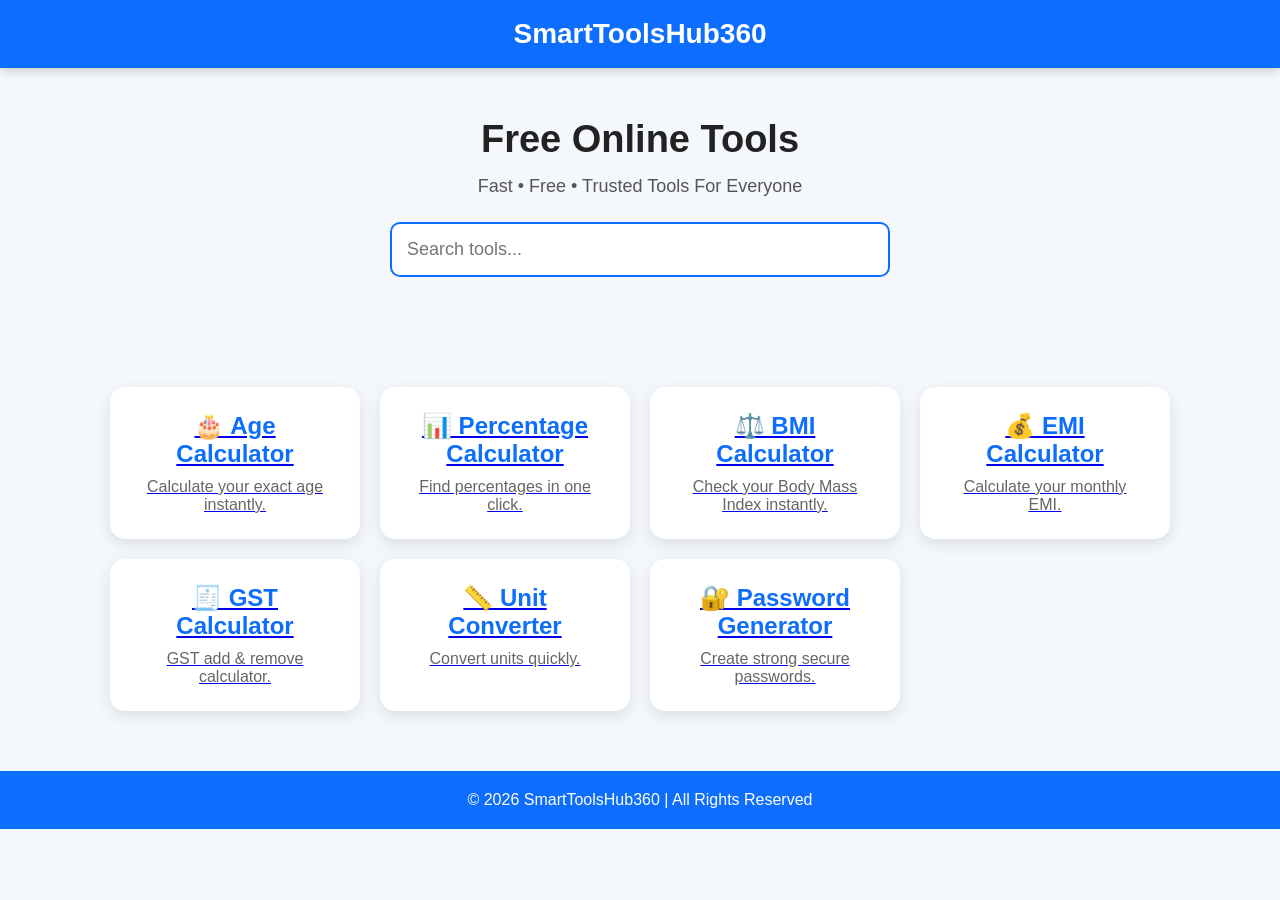
<file: index.html>
<!DOCTYPE html>
<html lang="en">
<head>
<meta charset="UTF-8">
<meta name="viewport" content="width=device-width, initial-scale=1.0">
<title>SmartToolsHub360 - Free Online Tools</title>

<style>
*{
margin:0;
padding:0;
box-sizing:border-box;
font-family:Arial,Helvetica,sans-serif;
}

body{
background:#f4f7fb;
color:#222;
}

header{
background:#0d6efd;
color:white;
padding:18px;
text-align:center;
font-size:28px;
font-weight:bold;
box-shadow:0 2px 10px rgba(0,0,0,.2);
}

.hero{
text-align:center;
padding:50px 20px;
}

.hero h1{
font-size:38px;
margin-bottom:15px;
}

.hero p{
font-size:18px;
color:#555;
margin-bottom:25px;
}

.search-box{
max-width:500px;
margin:auto;
}

.search-box input{
width:100%;
padding:15px;
font-size:18px;
border-radius:10px;
border:2px solid #0d6efd;
outline:none;
}

.tools{
max-width:1100px;
margin:40px auto;
display:grid;
grid-template-columns:repeat(auto-fit,minmax(220px,1fr));
gap:20px;
padding:20px;
}

.card{
background:white;
padding:25px;
border-radius:15px;
text-align:center;
box-shadow:0 5px 15px rgba(0,0,0,.1);
transition:.3s;
cursor:pointer;
}

.card:hover{
transform:translateY(-8px);
}

.card h2{
color:#0d6efd;
margin-bottom:10px;
}

.card p{
color:#666;
}

footer{
background:#0d6efd;
color:white;
text-align:center;
padding:20px;
margin-top:40px;
}
</style>

</head>
<body>

<header>
SmartToolsHub360
</header>

<section class="hero">
<h1>Free Online Tools</h1>
<p>Fast • Free • Trusted Tools For Everyone</p>

<div class="search-box">
<input type="text" placeholder="Search tools...">
</div>
</section>

<section class="tools">

<a href="age-calculator.html" class="card">
  <h2>🎂 Age Calculator</h2>
  <p>Calculate your exact age instantly.</p>
</a>

<a href="percentage-calculator.html" class="card">
  <h2>📊 Percentage Calculator</h2>
  <p>Find percentages in one click.</p>
</a>

<a href="bmi-calculator.html" class="card">
<h2>⚖️ BMI Calculator</h2>
<p>Check your Body Mass Index instantly.</p>
</a>

<a href="emi-calculator.html" class="card">
<h2>💰 EMI Calculator</h2>
<p>Calculate your monthly EMI.</p>
</a>

<a href="gst-calculator.html" class="card">
<h2>🧾 GST Calculator</h2>
<p>GST add & remove calculator.</p>
</a>

<a href="unit-converter.html" class="card">
<h2>📏 Unit Converter</h2>
<p>Convert units quickly.</p>
</a>

<a href="password-generator.html" class="card">
<h2>🔐 Password Generator</h2>
<p>Create strong secure passwords.</p>
</a>

</section>

<footer>
© 2026 SmartToolsHub360 | All Rights Reserved
</footer>
  
<script>
document.addEventListener("DOMContentLoaded", function () {

    const searchBox = document.getElementById("search");
    const cards = Array.from(document.querySelectorAll(".card"));

    if (!searchBox || cards.length === 0) {
        console.log("Search box or cards not found.");
        return;
    }

    const parent = cards[0].parentElement;
    const originalOrder = [...cards];

    const aliases = {
        "age calculator": [
            "age", "dob", "date of birth", "birthday",
            "birth date", "how old", "age calc"
        ],

        "percentage calculator": [
            "percentage", "percent", "%", "percent calc",
            "percentage calc", "percentage calculation",
            "percent calculation", "increase percentage",
            "decrease percentage", "mercentage",
            "percantage", "percenatge"
        ],

        "bmi calculator": [
            "bmi", "body mass", "body mass index",
            "weight", "weight calculator", "body weight",
            "height weight", "health calculator"
        ],

        "emi calculator": [
            "emi", "loan", "loan calculator",
            "loan emi", "monthly emi", "monthly payment",
            "installment", "home loan", "car loan"
        ],

        "gst calculator": [
            "gst", "tax", "tax calculator",
            "goods and services tax", "gst tax",
            "gst calculation", "sales tax"
        ],

        "unit converter": [
            "unit", "units", "convert", "converter",
            "conversion", "measurement", "measure",
            "length conversion", "weight conversion",
            "temperature conversion", "distance conversion"
        ],

        "password generator": [
            "password", "password generator",
            "generate password", "strong password",
            "secure password", "random password",
            "password maker", "pwd", "pass",
            "passwrod", "pasword"
        ]
    };

    function clean(text) {
        return text
            .toLowerCase()
            .replace(/[^a-z0-9% ]/g, "")
            .replace(/\s+/g, " ")
            .trim();
    }

    function distance(a, b) {

        const dp = [];

        for (let i = 0; i <= a.length; i++) {
            dp[i] = [i];
        }

        for (let j = 0; j <= b.length; j++) {
            dp[0][j] = j;
        }

        for (let i = 1; i <= a.length; i++) {

            for (let j = 1; j <= b.length; j++) {

                if (a[i - 1] === b[j - 1]) {
                    dp[i][j] = dp[i - 1][j - 1];
                } else {
                    dp[i][j] = Math.min(
                        dp[i - 1][j] + 1,
                        dp[i][j - 1] + 1,
                        dp[i - 1][j - 1] + 1
                    );
                }
            }
        }

        return dp[a.length][b.length];
    }

    function getName(card) {

        const heading = card.querySelector("h2, h3");

        if (heading) {
            return clean(heading.textContent);
        }

        return clean(card.textContent);
    }

    function getMatchingAliases(name) {

        for (const key in aliases) {

            if (
                name.includes(key) ||
                key.includes(name)
            ) {
                return aliases[key];
            }
        }

        return [];
    }

    function getScore(query, card) {

        const q = clean(query);
        const name = getName(card);
        const list = getMatchingAliases(name);

        let score = 0;

        if (!q) return 0;

        /* Exact name */
        if (q === name) {
            score += 1000;
        }

        /* Name starts with search */
        if (name.startsWith(q)) {
            score += 800;
        }

        /* Name contains search */
        if (name.includes(q)) {
            score += 600;
        }

        /* Alias matching */
        list.forEach(function (alias) {

            const a = clean(alias);

            if (q === a) {
                score += 900;
            }

            if (a.startsWith(q)) {
                score += 700;
            }

            if (a.includes(q)) {
                score += 550;
            }

            if (q.includes(a)) {
                score += 500;
            }

            /* Typo matching */
            if (q.length >= 3 && a.length >= 3) {

                const d = distance(q, a);
                const max = Math.max(q.length, a.length);
                const similarity = 1 - d / max;

                if (similarity >= 0.85) {
                    score += 450;
                } else if (similarity >= 0.75) {
                    score += 300;
                }
            }
        });

        /* Word-by-word matching */
        q.split(" ").forEach(function (word) {

            if (word.length < 2) return;

            if (name.includes(word)) {
                score += 150;
            }

            list.forEach(function (alias) {

                if (clean(alias).includes(word)) {
                    score += 120;
                }

            });

        });

        return score;
    }

    function performSearch() {

        const query = clean(searchBox.value);

        /* Search empty → original order */
        if (!query) {

            originalOrder.forEach(function (card) {
                parent.appendChild(card);
            });

            return;
        }

        const results = originalOrder
            .map(function (card, index) {

                return {
                    card: card,
                    score: getScore(query, card),
                    index: index
                };

            })
            .filter(function (item) {
                return item.score > 0;
            })
            .sort(function (a, b) {

                if (b.score !== a.score) {
                    return b.score - a.score;
                }

                return a.index - b.index;
            });

        /* Matching results first */
        results.forEach(function (item) {
            parent.appendChild(item.card);
        });

        /* Remaining cards after results */
        originalOrder.forEach(function (card) {

            const alreadyShown = results.some(function (item) {
                return item.card === card;
            });

            if (!alreadyShown) {
                parent.appendChild(card);
            }

        });
    }

    searchBox.addEventListener("input", performSearch);

});
                         </script>

</body>
  </html>
</file>
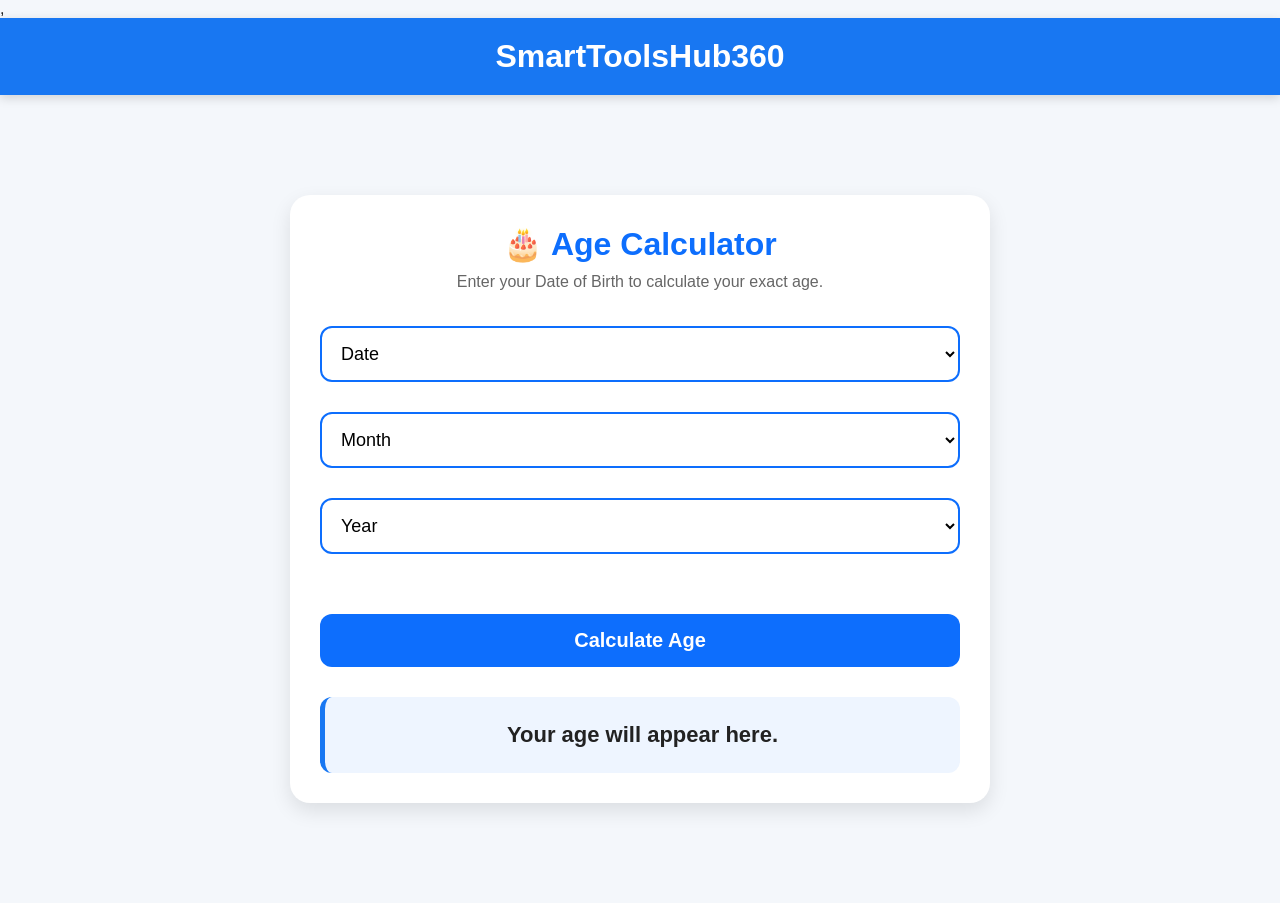
<file: age-calculator.html>
,<!DOCTYPE html>
<html lang="en">
<head>
<meta charset="UTF-8">
<meta name="viewport" content="width=device-width, initial-scale=1.0">
<title>Age Calculator - SmartToolsHub360</title>

<link rel="stylesheet" href="style.css">

<style>
.age-box{
max-width:700px;
margin:40px auto;
background:#fff;
padding:30px;
border-radius:20px;
box-shadow:0 8px 20px rgba(0,0,0,.10);
text-align:center;
}

.age-box h1{
font-size:32px;
margin-bottom:10px;
color:#0d6efd;
}

.age-box p{
color:#666;
margin-bottom:25px;
}

.input-box{
margin:20px 0;
}

.input-box select{
width:100%;
padding:15px;
font-size:18px;
border:2px solid #0d6efd;
border-radius:12px;
box-sizing:border-box;
margin-bottom:20px;
background:#fff;
}

.btn{
margin-top:20px;
width:100%;
padding:15px;
font-size:20px;
font-weight:bold;
background:#0d6efd;
color:white;
border:none;
border-radius:12px;
cursor:pointer;
}

.btn:hover{
background:#0b5ed7;
}

.result{
margin-top:30px;
font-size:22px;
font-weight:bold;
color:#222;
}
</style>

</head>

<body>

<header>
SmartToolsHub360
</header>

<div class="container">

<div class="age-box">

<h1>🎂 Age Calculator</h1>

<p>Enter your Date of Birth to calculate your exact age.</p>

<div class="input-box">

<select id="date">
<option value="">Date</option>
</select>

<select id="month">
<option value="">Month</option>
<option value="1">January</option>
<option value="2">February</option>
<option value="3">March</option>
<option value="4">April</option>
<option value="5">May</option>
<option value="6">June</option>
<option value="7">July</option>
<option value="8">August</option>
<option value="9">September</option>
<option value="10">October</option>
<option value="11">November</option>
<option value="12">December</option>
</select>

<select id="year">
<option value="">Year</option>
</select>

</div>

<button class="btn">
Calculate Age
</button>

<div class="result">
Your age will appear here.
</div>

</div>

</div>

  <script>
document.addEventListener("DOMContentLoaded", function () {

  const date = document.getElementById("date");
  const month = document.getElementById("month");
  const year = document.getElementById("year");
  const button = document.querySelector(".btn");
  const result = document.querySelector(".result");

  // Day dropdown fill
  for (let i = 1; i <= 31; i++) {
    let option = document.createElement("option");
    option.value = i;
    option.text = i;
    date.appendChild(option);
  }

  // Year dropdown fill
  const currentYear = new Date().getFullYear();
  for (let i = currentYear; i >= 1900; i--) {
    let option = document.createElement("option");
    option.value = i;
    option.text = i;
    year.appendChild(option);
  }

  button.addEventListener("click", function () {

    if (date.value === "" || month.value === "" || year.value === "") {
      result.innerHTML = "⚠️ Please select Day, Month and Year.";
      return;
    }

    const birthDate = new Date(year.value, month.value - 1, date.value);
    const today = new Date();

    let years = today.getFullYear() - birthDate.getFullYear();
    let months = today.getMonth() - birthDate.getMonth();
    let days = today.getDate() - birthDate.getDate();

    if (days < 0) {
      months--;
      const lastMonth = new Date(today.getFullYear(), today.getMonth(), 0);
      days += lastMonth.getDate();
    }

    if (months < 0) {
      years--;
      months += 12;
    }

  // Total days
const totalDays = Math.floor((today - birthDate) / (1000 * 60 * 60 * 24));

// Total weeks
const totalWeeks = Math.floor(totalDays / 7);

// Total hours
const totalHours = totalDays * 24;

// Next Birthday
let nextBirthday = new Date(today.getFullYear(), month.value - 1, date.value);

if (nextBirthday < today) {
  nextBirthday.setFullYear(today.getFullYear() + 1);
}

const diff = nextBirthday - today;
const daysLeft = Math.ceil(diff / (1000 * 60 * 60 * 24));

const monthsLeft = Math.floor(daysLeft / 30);
const remainingDays = daysLeft % 30;

result.innerHTML = `
<div style="background:#eef5ff;border-left:6px solid #0d6efd;border-radius:15px;padding:20px;margin-top:25px;">

<h2 style="margin:0;color:#0d6efd;">🎉 Your Age</h2>

<hr style="margin:15px 0;">

<p style="font-size:22px;font-weight:bold;">
${years} Years, ${months} Months, ${days} Days
</p>

<hr style="margin:15px 0;">

<p><b>📅 Total Weeks:</b> ${totalWeeks}</p>

<p><b>⏰ Total Hours:</b> ${totalHours.toLocaleString()}</p>

<hr style="margin:15px 0;">

<h3 style="color:#0d6efd;">🎂 Next Birthday</h3>

<p>
<b>${monthsLeft}</b> Months
<b>${remainingDays}</b> Days Left
</p>

<p>
📅 ${nextBirthday.toDateString()}
</p>

</div>
`;
    
});    

});
  </script>
  
</body>
</html>
</file>
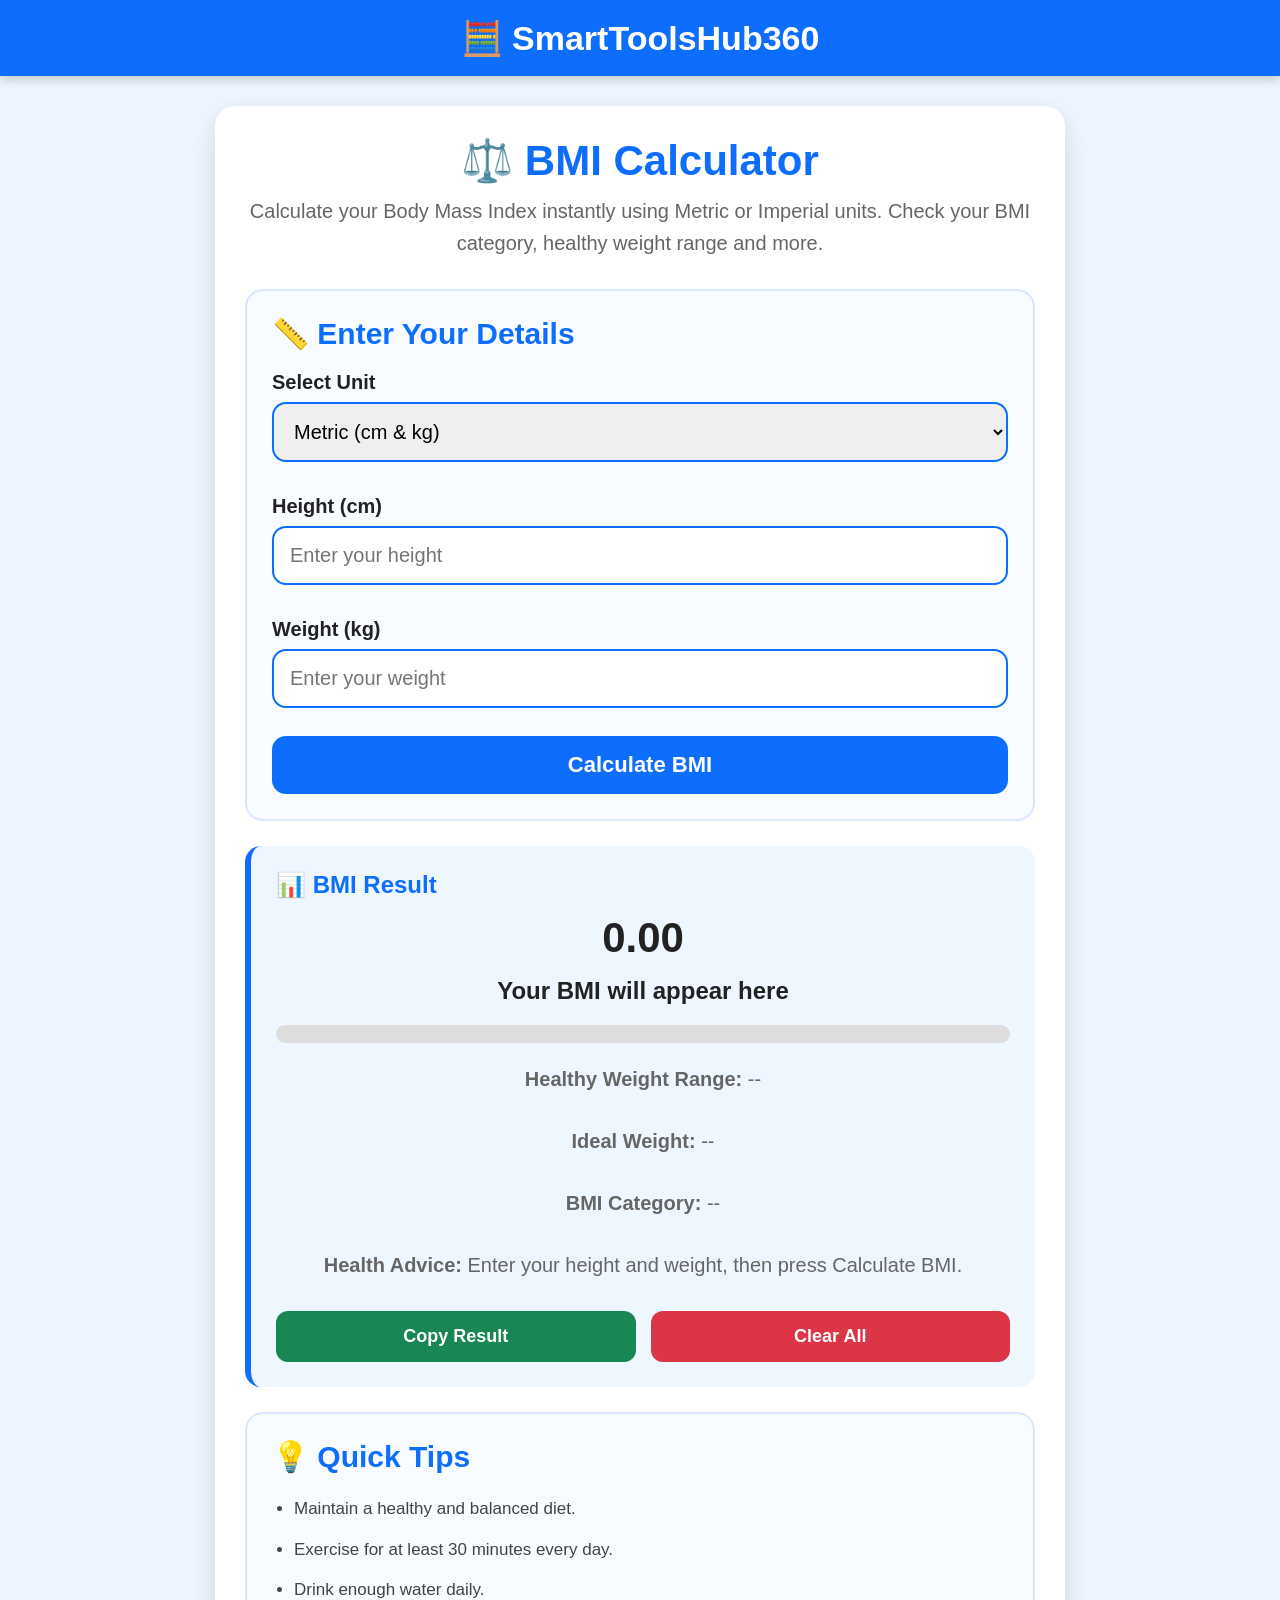
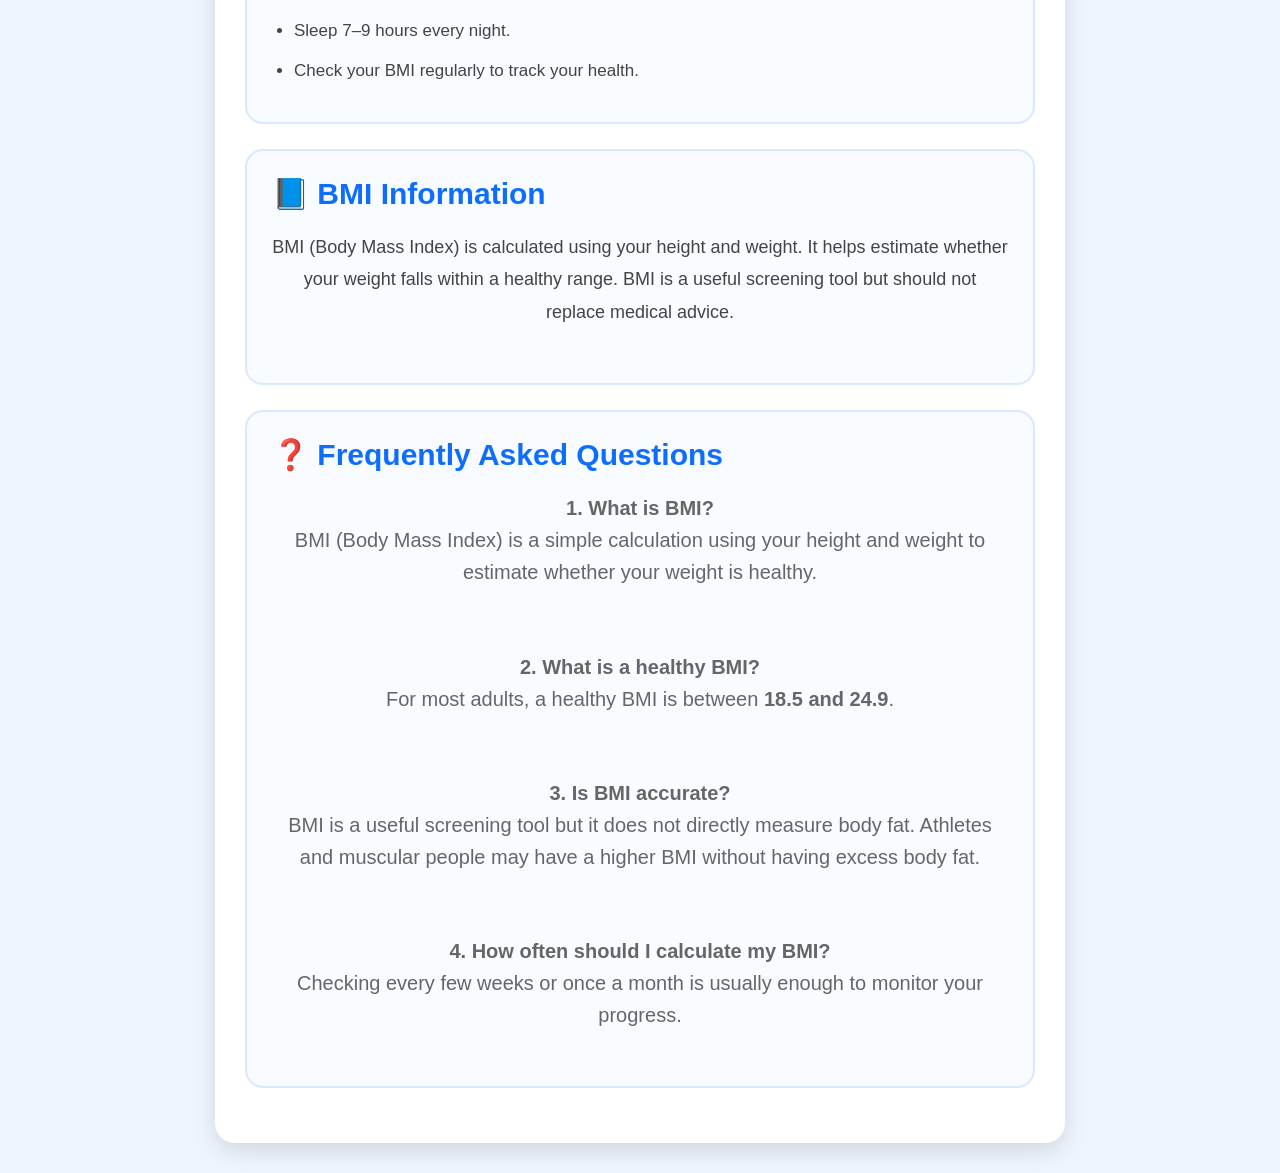
<file: bmi-calculator.html>
<!DOCTYPE html>
<html lang="en">
<head>
<meta charset="UTF-8">
<meta name="viewport" content="width=device-width, initial-scale=1.0">
<title>BMI Calculator - SmartToolsHub360</title>

<meta name="description"
content="Free BMI Calculator by SmartToolsHub360. Calculate your Body Mass Index, check your health category, healthy weight range and more.">

<meta name="keywords"
content="BMI Calculator, Body Mass Index, Health Calculator, SmartToolsHub360">

<style>
*{
margin:0;
padding:0;
box-sizing:border-box;
font-family:Arial,sans-serif;
}

body{
background:#eef5ff;
color:#222;
}

header{
background:#0d6efd;
color:#fff;
text-align:center;
padding:18px;
font-size:34px;
font-weight:bold;
box-shadow:0 3px 10px rgba(0,0,0,.2);
}

.container{
max-width:850px;
margin:30px auto;
background:#fff;
border-radius:20px;
padding:30px;
box-shadow:0 8px 25px rgba(0,0,0,.12);
}

h1{
color:#0d6efd;
text-align:center;
font-size:42px;
margin-bottom:10px;
}

p{
text-align:center;
font-size:20px;
color:#666;
margin-bottom:30px;
line-height:1.6;
}

.card{
background:#f8fbff;
border:2px solid #dbe8ff;
border-radius:18px;
padding:25px;
margin-bottom:25px;
}

.card h2{
color:#0d6efd;
font-size:30px;
margin-bottom:20px;
}

label{
display:block;
font-size:20px;
font-weight:bold;
margin:15px 0 8px;
}

select,
input{
width:100%;
padding:16px;
font-size:20px;
border:2px solid #0d6efd;
border-radius:14px;
outline:none;
margin-bottom:18px;
}

select:focus,
input:focus{
border-color:#0056d6;
}

.row{
display:flex;
gap:15px;
}

.col{
flex:1;
}

.btn{
width:100%;
padding:16px;
background:#0d6efd;
color:#fff;
border:none;
border-radius:14px;
font-size:22px;
font-weight:bold;
cursor:pointer;
transition:.3s;
margin-top:10px;
}

.btn:hover{
background:#0b5ed7;
}

.result-card{
background:#eef6ff;
border-left:6px solid #0d6efd;
border-radius:16px;
padding:25px;
margin-bottom:25px;
}

.result-card h2{
color:#0d6efd;
margin-bottom:15px;
}

.result-value{
font-size:42px;
font-weight:bold;
text-align:center;
color:#222;
margin:15px 0;
}

.category{
text-align:center;
font-size:24px;
font-weight:bold;
margin-bottom:20px;
}

.progress{
width:100%;
height:18px;
background:#ddd;
border-radius:20px;
overflow:hidden;
margin:20px 0;
}

.progress-bar{
width:0%;
height:100%;
background:#0d6efd;
transition:.5s;
}

.details{
font-size:18px;
line-height:1.8;
color:#444;
}

.btn-group{
display:flex;
gap:15px;
margin-top:20px;
}

.copy-btn,
.clear-btn{
flex:1;
padding:15px;
font-size:18px;
font-weight:bold;
border:none;
border-radius:12px;
cursor:pointer;
transition:.3s;
}

.copy-btn{
background:#198754;
color:#fff;
}

.copy-btn:hover{
background:#157347;
}

.clear-btn{
background:#dc3545;
color:#fff;
}

.clear-btn:hover{
background:#bb2d3b;
}

ul{
padding-left:22px;
}

li{
font-size:17px;
line-height:1.8;
margin-bottom:10px;
color:#444;
}

@media(max-width:768px){

.row{
flex-direction:column;
}

.btn-group{
flex-direction:column;
}

header{
font-size:26px;
}

h1{
font-size:34px;
}

.card h2,
.result-card h2{
font-size:24px;
}

.container{
margin:15px;
padding:20px;
}

.btn,
.copy-btn,
.clear-btn{
font-size:18px;
}

}

</style>

</head>

<body>

<header>
🧮 SmartToolsHub360
</header>

<div class="container">

<h1>⚖️ BMI Calculator</h1>

<p>
Calculate your Body Mass Index instantly using Metric or Imperial units.
Check your BMI category, healthy weight range and more.
</p>

<div class="card">

<h2>📏 Enter Your Details</h2>

<label for="unit">
Select Unit
</label>

<select id="unit">

<option value="metric">
Metric (cm & kg)
</option>

<option value="imperial">
Imperial (ft/in & lbs)
</option>

</select>

<div id="metricBox">

<label for="height">
Height (cm)
</label>

<input
type="number"
id="height"
placeholder="Enter your height">

<label for="weight">
Weight (kg)
</label>

<input
type="number"
id="weight"
placeholder="Enter your weight">

</div>

<div id="imperialBox" style="display:none;">

<div class="row">

<div class="col">

<label for="feet">
Height (Feet)
</label>

<input
type="number"
id="feet"
placeholder="Feet">

</div>

<div class="col">

<label for="inch">
Height (Inches)
</label>

<input
type="number"
id="inch"
placeholder="Inches">

</div>

</div>

<label for="lbs">
Weight (lbs)
</label>

<input
type="number"
id="lbs"
placeholder="Enter your weight">

</div>

<button
class="btn"
onclick="calculateBMI()">

Calculate BMI

</button>

</div>

<div class="result-card">

<h2>📊 BMI Result</h2>

<div
class="result-value"
id="bmiValue">

0.00

</div>

<div
class="category"
id="bmiCategory">

Your BMI will appear here

</div>

<div class="progress">

<div
class="progress-bar"
id="progressBar">

</div>

</div>

<div class="details">

<p>
<b>Healthy Weight Range:</b>
<span id="healthyWeight">--</span>
</p>

<p>
<b>Ideal Weight:</b>
<span id="idealWeight">--</span>
</p>

<p>
<b>BMI Category:</b>
<span id="categoryText">--</span>
</p>

<p>
<b>Health Advice:</b>
<span id="healthAdvice">
Enter your height and weight, then press Calculate BMI.
</span>
</p>

</div>

<div class="btn-group">

<button
class="copy-btn"
onclick="copyResult()">

Copy Result

</button>

<button
class="clear-btn"
onclick="clearAll()">

Clear All

</button>

</div>

</div>

<div class="card">

<h2>💡 Quick Tips</h2>

<ul>

<li>Maintain a healthy and balanced diet.</li>

<li>Exercise for at least 30 minutes every day.</li>

<li>Drink enough water daily.</li>

<li>Sleep 7–9 hours every night.</li>

<li>Check your BMI regularly to track your health.</li>

</ul>

</div>

<div class="card">

<h2>📘 BMI Information</h2>

<p class="details">
BMI (Body Mass Index) is calculated using your height and weight.
It helps estimate whether your weight falls within a healthy range.
BMI is a useful screening tool but should not replace medical advice.
</p>

</div>

<div class="card">

<h2>❓ Frequently Asked Questions</h2>

<div class="details">

<p>
<b>1. What is BMI?</b><br>
BMI (Body Mass Index) is a simple calculation using your height and weight to estimate whether your weight is healthy.
</p>

<br>

<p>
<b>2. What is a healthy BMI?</b><br>
For most adults, a healthy BMI is between <b>18.5 and 24.9</b>.
</p>

<br>

<p>
<b>3. Is BMI accurate?</b><br>
BMI is a useful screening tool but it does not directly measure body fat. Athletes and muscular people may have a higher BMI without having excess body fat.
</p>

<br>

<p>
<b>4. How often should I calculate my BMI?</b><br>
Checking every few weeks or once a month is usually enough to monitor your progress.
</p>

</div>

</div>

</div>

<script>

const unit=document.getElementById("unit");
const metricBox=document.getElementById("metricBox");
const imperialBox=document.getElementById("imperialBox");

let lastResult="";

unit.addEventListener("change",function(){

if(this.value==="metric"){

metricBox.style.display="block";
imperialBox.style.display="none";

}else{

metricBox.style.display="none";
imperialBox.style.display="block";

}

});

function calculateBMI(){

let height;
let weight;

if(unit.value==="metric"){

height=
parseFloat(document.getElementById("height").value)/100;

weight=
parseFloat(document.getElementById("weight").value);

}else{

const feet=
parseFloat(document.getElementById("feet").value);

const inch=
parseFloat(document.getElementById("inch").value);

const lbs=
parseFloat(document.getElementById("lbs").value);

height=
((feet*12)+inch)*0.0254;

weight=
lbs*0.453592;

}

if(
isNaN(height)||
isNaN(weight)||
height<=0||
weight<=0
){

alert("Please enter valid height and weight.");

return;

}

const bmi=
weight/(height*height);

document.getElementById("bmiValue").innerHTML=
bmi.toFixed(1);

let category="";
let advice="";
let progress=0;

if(bmi<18.5){

category="Underweight";
advice="You are below the healthy weight range. A balanced diet may help.";
progress=20;

}else if(bmi<25){

category="Normal Weight";
advice="Excellent! Your BMI is in the healthy range.";
progress=45;

}else if(bmi<30){

category="Overweight";
advice="Your BMI is above the healthy range. Regular exercise and a balanced diet are recommended.";
progress=70;

}else{

category="Obese";
advice="Your BMI is in the obesity range. Please consult a healthcare professional.";
progress=100;

}

document.getElementById("bmiCategory").innerHTML=
category;

document.getElementById("categoryText").innerHTML=
category;

document.getElementById("healthAdvice").innerHTML=
advice;

document.getElementById("progressBar").style.width=
progress+"%";

const minWeight=
(18.5*height*height).toFixed(1);

const maxWeight=
(24.9*height*height).toFixed(1);

document.getElementById("healthyWeight").innerHTML=
`${minWeight} kg - ${maxWeight} kg`;

const idealWeight=
(22*height*height).toFixed(1);

document.getElementById("idealWeight").innerHTML=
`${idealWeight} kg`;

lastResult=
`BMI: ${bmi.toFixed(1)}
Category: ${category}
Healthy Weight: ${minWeight} kg - ${maxWeight} kg`;

}

function copyResult(){

if(lastResult===""){

alert("Please calculate your BMI first.");

return;

}

navigator.clipboard.writeText(lastResult);

alert("✅ BMI result copied successfully!");

}

function clearAll(){

document.getElementById("height").value="";
document.getElementById("weight").value="";
document.getElementById("feet").value="";
document.getElementById("inch").value="";
document.getElementById("lbs").value="";

document.getElementById("bmiValue").innerHTML="0.00";

document.getElementById("bmiCategory").innerHTML=
"Your BMI will appear here";

document.getElementById("categoryText").innerHTML="--";

document.getElementById("healthyWeight").innerHTML="--";

document.getElementById("idealWeight").innerHTML="--";

document.getElementById("healthAdvice").innerHTML=
"Enter your height and weight, then press Calculate BMI.";

document.getElementById("progressBar").style.width="0%";

lastResult="";

}

window.onload=function(){

metricBox.style.display="block";
imperialBox.style.display="none";

};

</script>

</body>
</html>
</file>
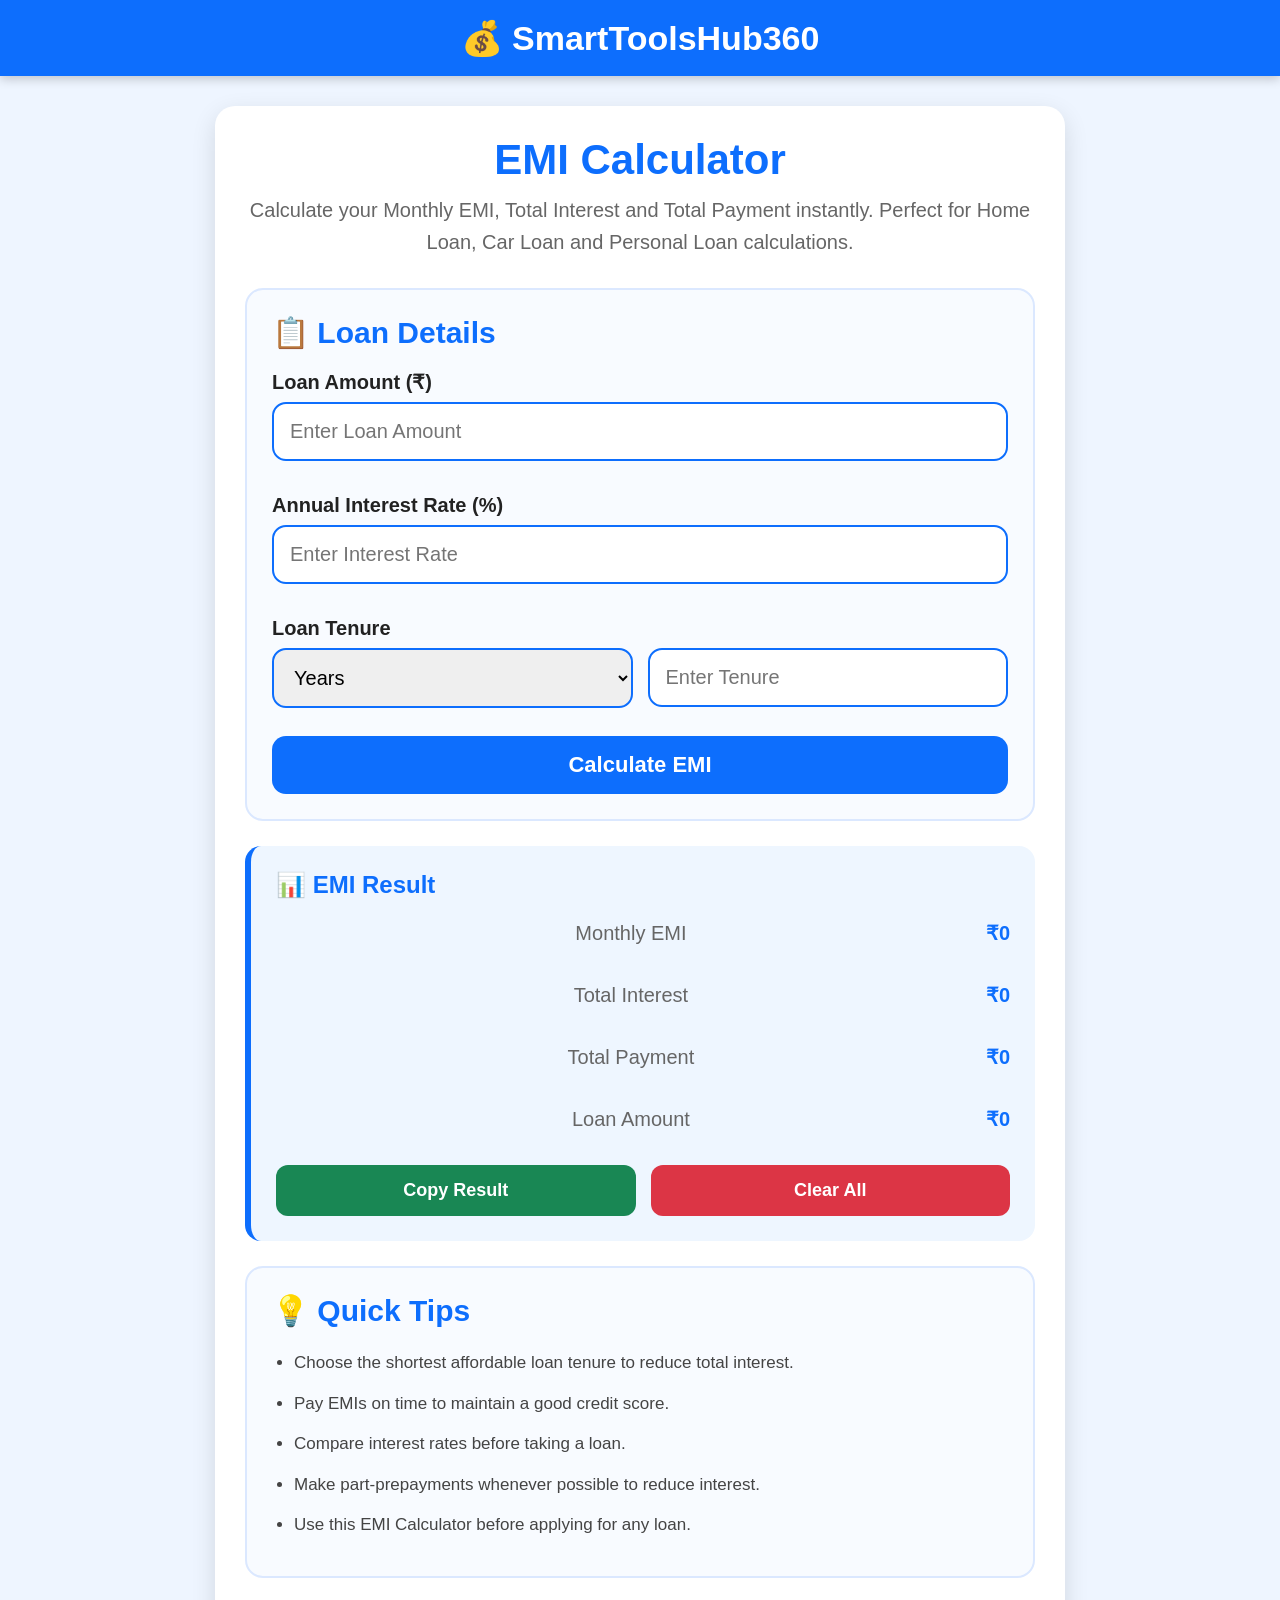
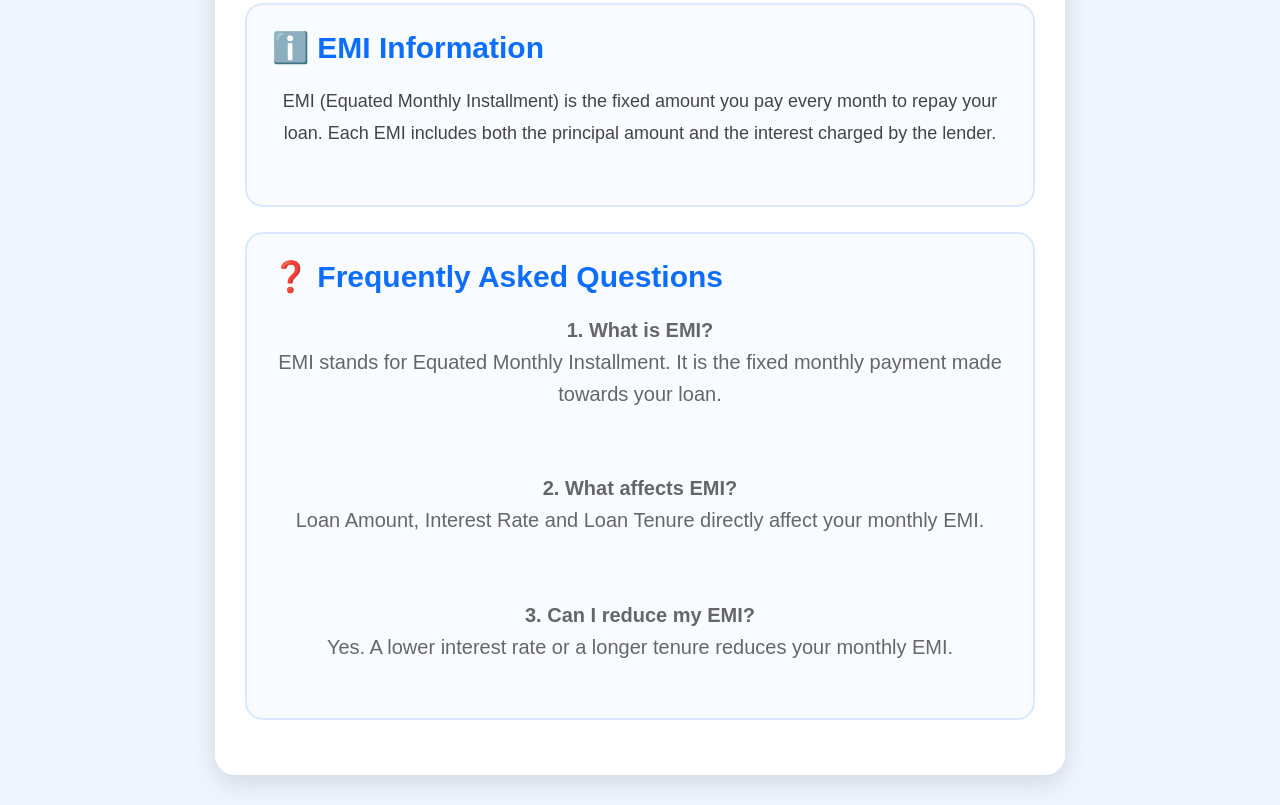
<file: emi-calculator.html>
<!DOCTYPE html>
<html lang="en">
<head>
<meta charset="UTF-8">
<meta name="viewport" content="width=device-width, initial-scale=1.0">

<title>EMI Calculator - SmartToolsHub360</title>

<meta name="description"
content="Free EMI Calculator by SmartToolsHub360. Calculate Monthly EMI, Total Interest and Total Payment instantly.">

<meta name="keywords"
content="EMI Calculator, Loan EMI Calculator, Home Loan EMI, Car Loan EMI, SmartToolsHub360">

<style>

*{
margin:0;
padding:0;
box-sizing:border-box;
font-family:Arial,sans-serif;
}

body{
background:#eef5ff;
color:#222;
}

header{
background:#0d6efd;
color:#fff;
text-align:center;
padding:18px;
font-size:34px;
font-weight:bold;
box-shadow:0 3px 10px rgba(0,0,0,.2);
}

.container{
max-width:850px;
margin:30px auto;
background:#fff;
border-radius:20px;
padding:30px;
box-shadow:0 8px 25px rgba(0,0,0,.12);
}

h1{
text-align:center;
color:#0d6efd;
font-size:42px;
margin-bottom:10px;
}

p{
text-align:center;
font-size:20px;
color:#666;
margin-bottom:30px;
line-height:1.6;
}

.card{
background:#f8fbff;
border:2px solid #dbe8ff;
border-radius:18px;
padding:25px;
margin-bottom:25px;
}

.card h2{
color:#0d6efd;
font-size:30px;
margin-bottom:20px;
}

label{
display:block;
font-size:20px;
font-weight:bold;
margin:15px 0 8px;
}

input,
select{
width:100%;
padding:16px;
font-size:20px;
border:2px solid #0d6efd;
border-radius:14px;
outline:none;
margin-bottom:18px;
}

input:focus,
select:focus{
border-color:#0056d6;
}

.row{
display:flex;
gap:15px;
}

.col{
flex:1;
}

.btn{
width:100%;
padding:16px;
background:#0d6efd;
color:#fff;
border:none;
border-radius:14px;
font-size:22px;
font-weight:bold;
cursor:pointer;
transition:.3s;
margin-top:10px;
}

.btn:hover{
background:#0b5ed7;
}

.result-card{
background:#eef6ff;
border-left:6px solid #0d6efd;
border-radius:16px;
padding:25px;
margin-bottom:25px;
}

.result-card h2{
color:#0d6efd;
margin-bottom:18px;
}

.result-box{
font-size:20px;
line-height:2;
color:#333;
}

.result-box span{
float:right;
font-weight:bold;
color:#0d6efd;
}

.btn-group{
display:flex;
gap:15px;
margin-top:20px;
}

.copy-btn,
.clear-btn{
flex:1;
padding:15px;
font-size:18px;
font-weight:bold;
border:none;
border-radius:12px;
cursor:pointer;
transition:.3s;
}

.copy-btn{
background:#198754;
color:#fff;
}

.copy-btn:hover{
background:#157347;
}

.clear-btn{
background:#dc3545;
color:#fff;
}

.clear-btn:hover{
background:#bb2d3b;
}

.details{
font-size:18px;
line-height:1.8;
color:#444;
}

ul{
padding-left:22px;
}

li{
font-size:17px;
line-height:1.8;
margin-bottom:10px;
color:#444;
}

@media(max-width:768px){

.row{
flex-direction:column;
}

.btn-group{
flex-direction:column;
}

header{
font-size:26px;
}

h1{
font-size:34px;
}

.card h2,
.result-card h2{
font-size:24px;
}

.container{
margin:15px;
padding:20px;
}

.btn,
.copy-btn,
.clear-btn{
font-size:18px;
}

}

</style>

</head>

<body>

<header>
💰 SmartToolsHub360
</header>

<div class="container">

<h1>EMI Calculator</h1>

<p>
Calculate your Monthly EMI, Total Interest and Total Payment instantly.
Perfect for Home Loan, Car Loan and Personal Loan calculations.
</p>

<div class="card">

<h2>📋 Loan Details</h2>

<label for="loanAmount">
Loan Amount (₹)
</label>

<input
type="number"
id="loanAmount"
placeholder="Enter Loan Amount">

<label for="interestRate">
Annual Interest Rate (%)
</label>

<input
type="number"
id="interestRate"
placeholder="Enter Interest Rate">

<label for="loanTenure">
Loan Tenure
</label>

<div class="row">

<div class="col">

<select id="tenureType">

<option value="years">
Years
</option>

<option value="months">
Months
</option>

</select>

</div>

<div class="col">

<input
type="number"
id="loanTenure"
placeholder="Enter Tenure">

</div>

</div>

<button
class="btn"
onclick="calculateEMI()">

Calculate EMI

</button>

</div>

<div class="result-card">

<h2>📊 EMI Result</h2>

<div class="result-box">

<p>
Monthly EMI
<span id="monthlyEMI">
₹0
</span>
</p>

<p>
Total Interest
<span id="totalInterest">
₹0
</span>
</p>

<p>
Total Payment
<span id="totalPayment">
₹0
</span>
</p>

<p>
Loan Amount
<span id="loanResult">
₹0
</span>
</p>

</div>

<div class="btn-group">

<button
class="copy-btn"
onclick="copyResult()">

Copy Result

</button>

<button
class="clear-btn"
onclick="clearAll()">

Clear All

</button>

</div>

</div>

<div class="card">

<h2>💡 Quick Tips</h2>

<ul>

<li>Choose the shortest affordable loan tenure to reduce total interest.</li>

<li>Pay EMIs on time to maintain a good credit score.</li>

<li>Compare interest rates before taking a loan.</li>

<li>Make part-prepayments whenever possible to reduce interest.</li>

<li>Use this EMI Calculator before applying for any loan.</li>

</ul>

</div>

<div class="card">

<h2>ℹ️ EMI Information</h2>

<p class="details">

EMI (Equated Monthly Installment) is the fixed amount you pay every month to repay your loan.
Each EMI includes both the principal amount and the interest charged by the lender.

</p>

</div>

<div class="card">

<h2>❓ Frequently Asked Questions</h2>

<div class="details">

<p>

<b>1. What is EMI?</b><br>

EMI stands for Equated Monthly Installment. It is the fixed monthly payment made towards your loan.

</p>

<br>

<p>

<b>2. What affects EMI?</b><br>

Loan Amount, Interest Rate and Loan Tenure directly affect your monthly EMI.

</p>

<br>

<p>

<b>3. Can I reduce my EMI?</b><br>

Yes. A lower interest rate or a longer tenure reduces your monthly EMI.

</p>

</div>

</div>

</div>

<script>

function calculateEMI(){

let principal=
parseFloat(document.getElementById("loanAmount").value);

let rate=
parseFloat(document.getElementById("interestRate").value);

let tenure=
parseFloat(document.getElementById("loanTenure").value);

if(
isNaN(principal)||
isNaN(rate)||
isNaN(tenure)||
principal<=0||
rate<=0||
tenure<=0
){

alert("Please enter valid loan details.");

return;

}

if(
document.getElementById("tenureType").value==="years"
){

tenure=tenure*12;

}

let monthlyRate=rate/12/100;

let emi=

(principal*monthlyRate*Math.pow(1+monthlyRate,tenure))

/

(Math.pow(1+monthlyRate,tenure)-1);

let totalPayment=emi*tenure;

let totalInterest=totalPayment-principal;

document.getElementById("monthlyEMI").innerHTML=
"₹"+emi.toFixed(2);

document.getElementById("totalInterest").innerHTML=
"₹"+totalInterest.toFixed(2);

document.getElementById("totalPayment").innerHTML=
"₹"+totalPayment.toFixed(2);

document.getElementById("loanResult").innerHTML=
"₹"+principal.toFixed(2);

window.emiResult=
`Monthly EMI: ₹${emi.toFixed(2)}
Total Interest: ₹${totalInterest.toFixed(2)}
Total Payment: ₹${totalPayment.toFixed(2)}`;

}

function copyResult(){

if(!window.emiResult){

alert("Please calculate EMI first.");

return;

}

navigator.clipboard.writeText(window.emiResult);

alert("✅ EMI Result Copied!");

}

function clearAll(){

document.getElementById("loanAmount").value="";
document.getElementById("interestRate").value="";
document.getElementById("loanTenure").value="";
document.getElementById("tenureType").selectedIndex=0;

document.getElementById("monthlyEMI").innerHTML="₹0";
document.getElementById("totalInterest").innerHTML="₹0";
document.getElementById("totalPayment").innerHTML="₹0";
document.getElementById("loanResult").innerHTML="₹0";

window.emiResult="";

}

document.querySelectorAll("input").forEach(input=>{

input.addEventListener("keypress",function(e){

if(e.key==="Enter"){

calculateEMI();

}

});

});

</script>

</body>

</html>
</file>
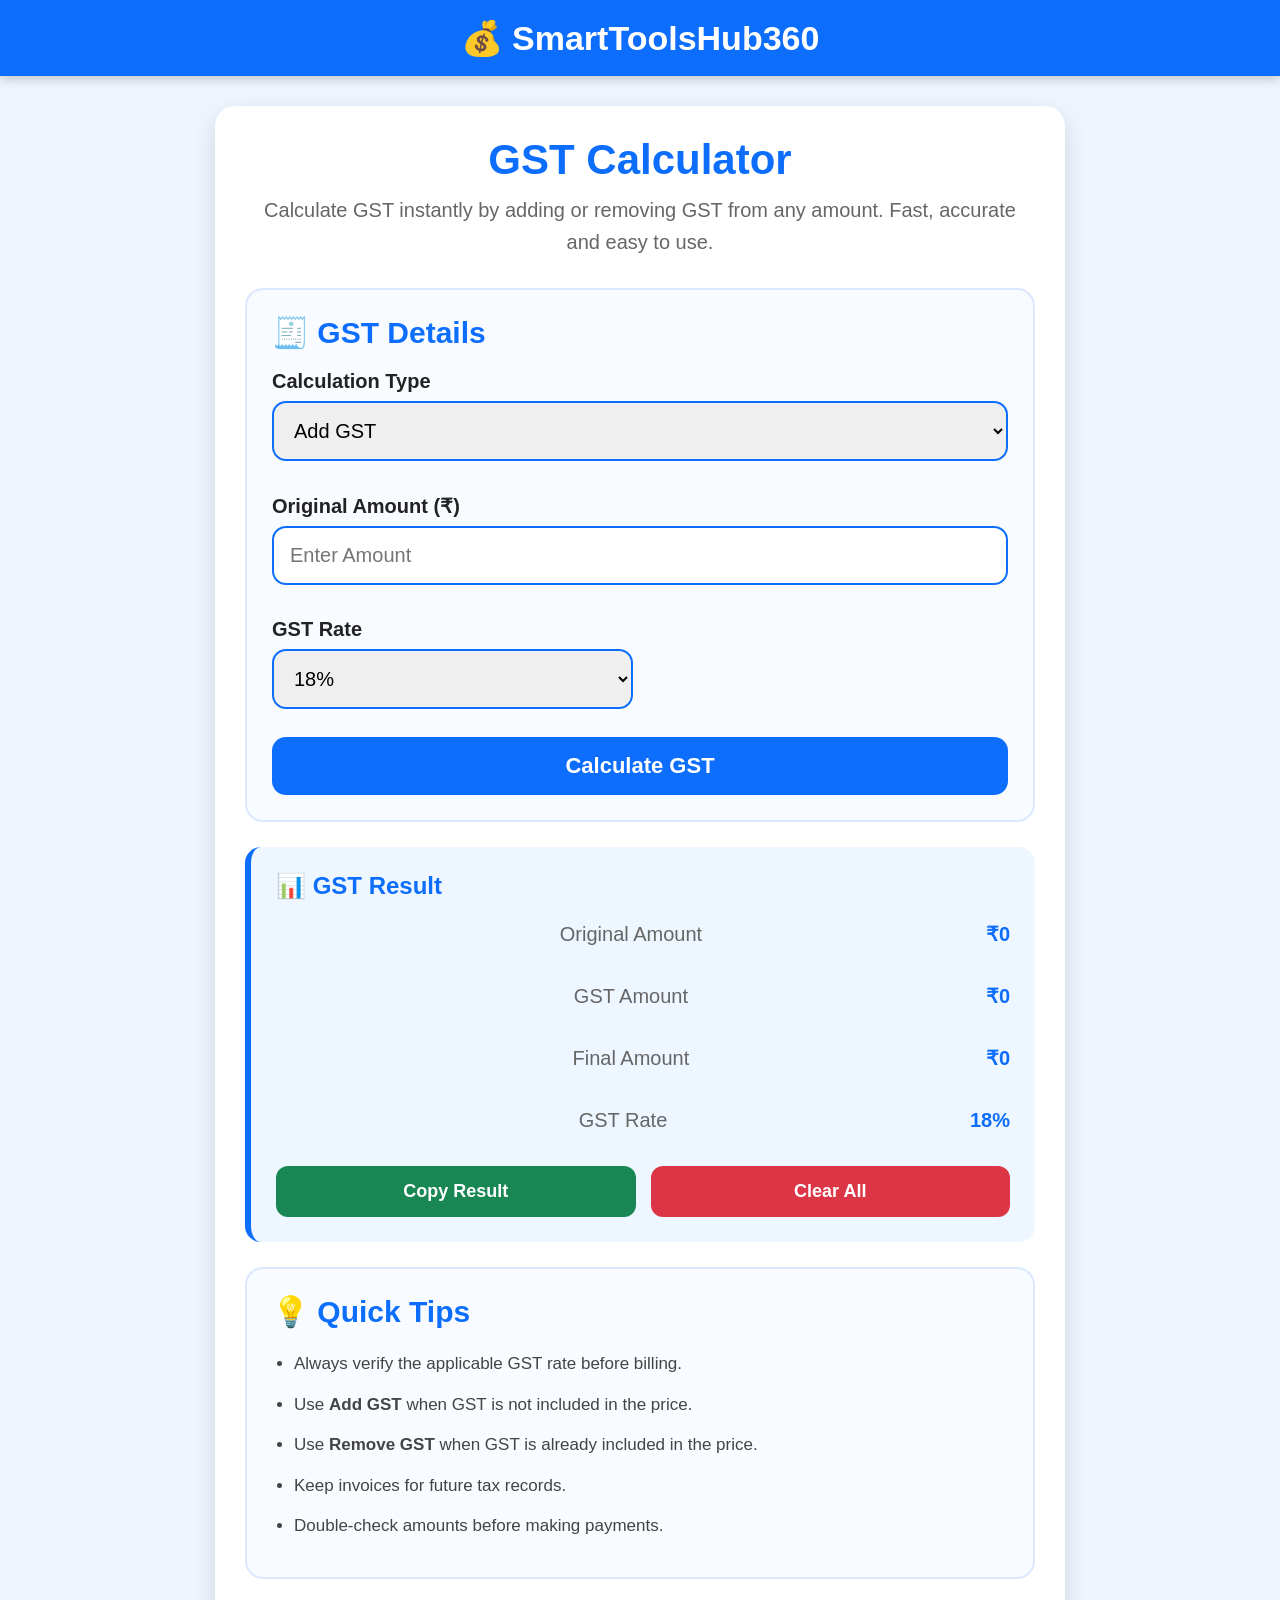
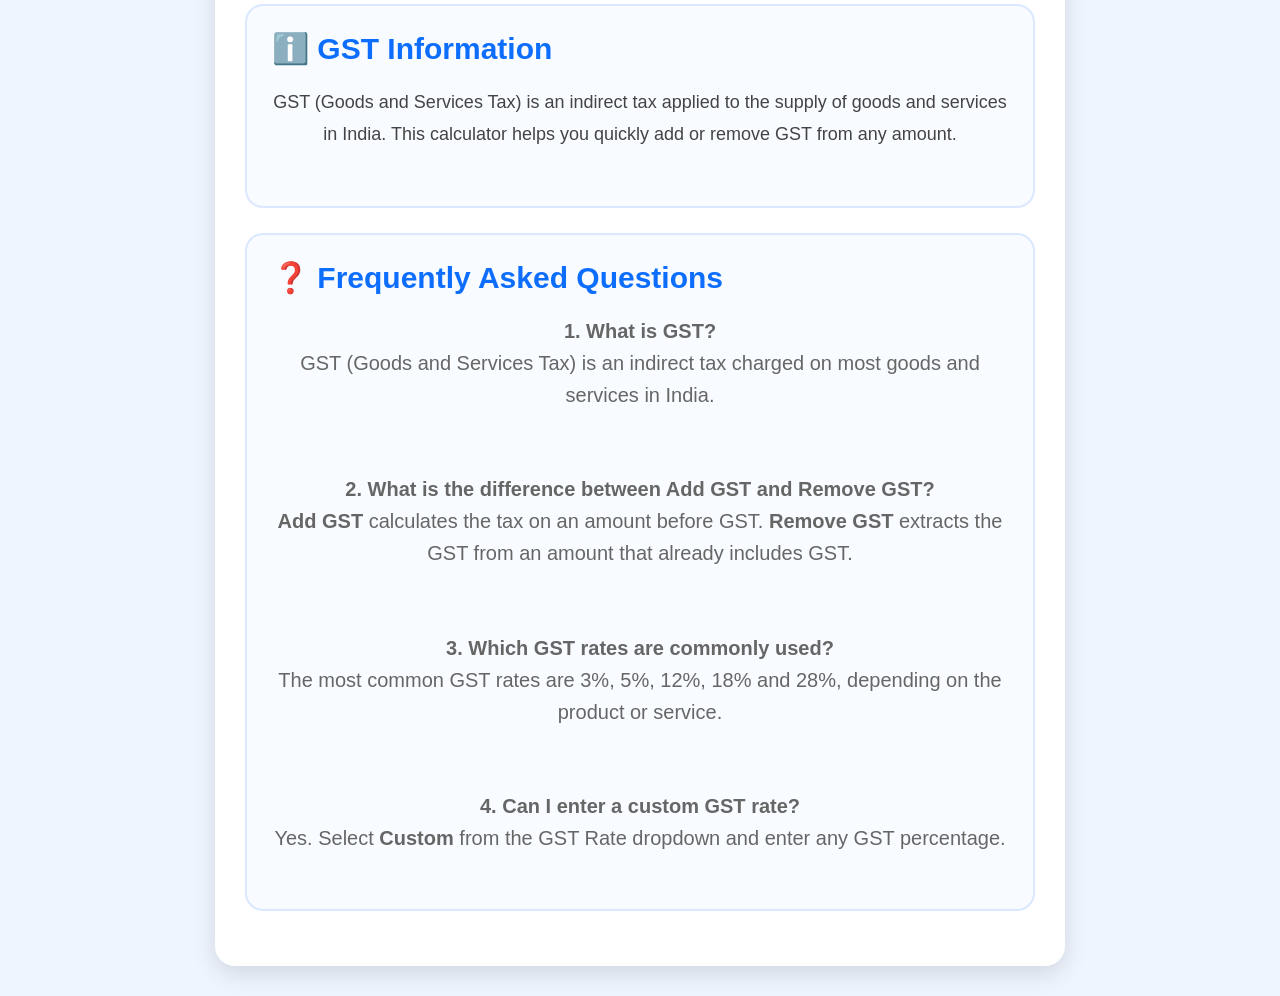
<file: gst-calculator.html>
<!DOCTYPE html>
<html lang="en">
<head>
<meta charset="UTF-8">
<meta name="viewport" content="width=device-width, initial-scale=1.0">

<title>GST Calculator - SmartToolsHub360</title>

<meta name="description"
content="Free GST Calculator by SmartToolsHub360. Calculate GST Amount, Final Price, Add GST and Remove GST instantly.">

<meta name="keywords"
content="GST Calculator, GST Tax Calculator, Add GST, Remove GST, SmartToolsHub360">

<style>

*{
margin:0;
padding:0;
box-sizing:border-box;
font-family:Arial,sans-serif;
}

body{
background:#eef5ff;
color:#222;
}

header{
background:#0d6efd;
color:#fff;
text-align:center;
padding:18px;
font-size:34px;
font-weight:bold;
box-shadow:0 3px 10px rgba(0,0,0,.2);
}

.container{
max-width:850px;
margin:30px auto;
background:#fff;
border-radius:20px;
padding:30px;
box-shadow:0 8px 25px rgba(0,0,0,.12);
}

h1{
text-align:center;
color:#0d6efd;
font-size:42px;
margin-bottom:10px;
}

p{
text-align:center;
font-size:20px;
color:#666;
margin-bottom:30px;
line-height:1.6;
}

.card{
background:#f8fbff;
border:2px solid #dbe8ff;
border-radius:18px;
padding:25px;
margin-bottom:25px;
}

.card h2{
color:#0d6efd;
font-size:30px;
margin-bottom:20px;
}

label{
display:block;
font-size:20px;
font-weight:bold;
margin:15px 0 8px;
}

input,
select{
width:100%;
padding:16px;
font-size:20px;
border:2px solid #0d6efd;
border-radius:14px;
outline:none;
margin-bottom:18px;
}

input:focus,
select:focus{
border-color:#0056d6;
}

.row{
display:flex;
gap:15px;
}

.col{
flex:1;
}

.btn{
width:100%;
padding:16px;
background:#0d6efd;
color:#fff;
border:none;
border-radius:14px;
font-size:22px;
font-weight:bold;
cursor:pointer;
transition:.3s;
margin-top:10px;
}

.btn:hover{
background:#0b5ed7;
}

.result-card{
background:#eef6ff;
border-left:6px solid #0d6efd;
border-radius:16px;
padding:25px;
margin-bottom:25px;
}

.result-card h2{
color:#0d6efd;
margin-bottom:18px;
}

.result-box{
font-size:20px;
line-height:2;
color:#333;
}

.result-box span{
float:right;
font-weight:bold;
color:#0d6efd;
}

.btn-group{
display:flex;
gap:15px;
margin-top:20px;
}

.copy-btn,
.clear-btn{
flex:1;
padding:15px;
font-size:18px;
font-weight:bold;
border:none;
border-radius:12px;
cursor:pointer;
transition:.3s;
}

.copy-btn{
background:#198754;
color:#fff;
}

.copy-btn:hover{
background:#157347;
}

.clear-btn{
background:#dc3545;
color:#fff;
}

.clear-btn:hover{
background:#bb2d3b;
}

.details{
font-size:18px;
line-height:1.8;
color:#444;
}

ul{
padding-left:22px;
}

li{
font-size:17px;
line-height:1.8;
margin-bottom:10px;
color:#444;
}

@media(max-width:768px){

.row{
flex-direction:column;
}

.btn-group{
flex-direction:column;
}

header{
font-size:26px;
}

h1{
font-size:34px;
}

.card h2,
.result-card h2{
font-size:24px;
}

.container{
margin:15px;
padding:20px;
}

.btn,
.copy-btn,
.clear-btn{
font-size:18px;
}

}

</style>

</head>

<body>

<header>
💰 SmartToolsHub360
</header>

<div class="container">

<h1>GST Calculator</h1>

<p>
Calculate GST instantly by adding or removing GST from any amount.
Fast, accurate and easy to use.
</p>

<div class="card">

<h2>🧾 GST Details</h2>

<label for="gstType">
Calculation Type
</label>

<select id="gstType">

<option value="add">
Add GST
</option>

<option value="remove">
Remove GST
</option>

</select>

<label for="amount">
Original Amount (₹)
</label>

<input
type="number"
id="amount"
placeholder="Enter Amount">

<label for="gstRate">
GST Rate
</label>

<div class="row">

<div class="col">

<select id="gstRate">

<option value="3">3%</option>

<option value="5">5%</option>

<option value="12">12%</option>

<option value="18" selected>18%</option>

<option value="28">28%</option>

<option value="custom">Custom</option>

</select>

</div>

<div class="col">

<input
type="number"
id="customRate"
placeholder="Custom GST %"
style="display:none;">

</div>

</div>

<button
class="btn"
onclick="calculateGST()">

Calculate GST

</button>

</div>

<div class="result-card">

<h2>📊 GST Result</h2>

<div class="result-box">

<p>
Original Amount
<span id="originalAmount">
₹0
</span>
</p>

<p>
GST Amount
<span id="gstAmount">
₹0
</span>
</p>

<p>
Final Amount
<span id="finalAmount">
₹0
</span>
</p>

<p>
GST Rate
<span id="selectedRate">
18%
</span>
</p>

</div>

<div class="btn-group">

<button
class="copy-btn"
onclick="copyResult()">

Copy Result

</button>

<button
class="clear-btn"
onclick="clearAll()">

Clear All

</button>

</div>

</div>

<div class="card">

<h2>💡 Quick Tips</h2>

<ul>

<li>Always verify the applicable GST rate before billing.</li>

<li>Use <b>Add GST</b> when GST is not included in the price.</li>

<li>Use <b>Remove GST</b> when GST is already included in the price.</li>

<li>Keep invoices for future tax records.</li>

<li>Double-check amounts before making payments.</li>

</ul>

</div>

<div class="card">

<h2>ℹ️ GST Information</h2>

<p class="details">

GST (Goods and Services Tax) is an indirect tax applied to the supply of goods and services in India. This calculator helps you quickly add or remove GST from any amount.

</p>

</div>

<div class="card">

<h2>❓ Frequently Asked Questions</h2>

<div class="details">

<p>

<b>1. What is GST?</b><br>

GST (Goods and Services Tax) is an indirect tax charged on most goods and services in India.

</p>

<br>

<p>

<b>2. What is the difference between Add GST and Remove GST?</b><br>

<b>Add GST</b> calculates the tax on an amount before GST.
<b>Remove GST</b> extracts the GST from an amount that already includes GST.

</p>

<br>

<p>

<b>3. Which GST rates are commonly used?</b><br>

The most common GST rates are 3%, 5%, 12%, 18% and 28%, depending on the product or service.

</p>

<br>

<p>

<b>4. Can I enter a custom GST rate?</b><br>

Yes. Select <b>Custom</b> from the GST Rate dropdown and enter any GST percentage.

</p>

</div>

</div>

</div>

<script>

const gstRate=
document.getElementById("gstRate");

const customRate=
document.getElementById("customRate");

gstRate.addEventListener("change",function(){

if(this.value==="custom"){

customRate.style.display="block";

}else{

customRate.style.display="none";

}

});

function calculateGST(){

let amount=
parseFloat(document.getElementById("amount").value);

if(
isNaN(amount)||
amount<=0
){

alert("Please enter a valid amount.");

return;

}

let rate;

if(gstRate.value==="custom"){

rate=
parseFloat(customRate.value);

if(
isNaN(rate)||
rate<=0
){

alert("Please enter a valid GST rate.");

return;

}

}else{

rate=
parseFloat(gstRate.value);

}

let gstAmount;
let finalAmount;
let originalAmount;

if(
document.getElementById("gstType").value==="add"
){

gstAmount=
amount*rate/100;

finalAmount=
amount+gstAmount;

originalAmount=
amount;

}else{

originalAmount=
amount/(1+rate/100);

gstAmount=
amount-originalAmount;

finalAmount=
amount;

}

document.getElementById("originalAmount").innerHTML=
"₹"+originalAmount.toFixed(2);

document.getElementById("gstAmount").innerHTML=
"₹"+gstAmount.toFixed(2);

document.getElementById("finalAmount").innerHTML=
"₹"+finalAmount.toFixed(2);

document.getElementById("selectedRate").innerHTML=
rate+"%";

window.gstResult=
`Original Amount: ₹${originalAmount.toFixed(2)}
GST Amount: ₹${gstAmount.toFixed(2)}
Final Amount: ₹${finalAmount.toFixed(2)}
GST Rate: ${rate}%`;

}

function copyResult(){

if(!window.gstResult){

alert("Please calculate GST first.");

return;

}

navigator.clipboard.writeText(window.gstResult);

alert("✅ GST Result Copied!");

}

function clearAll(){

document.getElementById("amount").value="";

document.getElementById("gstRate").selectedIndex=3;

document.getElementById("gstType").selectedIndex=0;

document.getElementById("customRate").value="";

document.getElementById("customRate").style.display="none";

document.getElementById("originalAmount").innerHTML="₹0";

document.getElementById("gstAmount").innerHTML="₹0";

document.getElementById("finalAmount").innerHTML="₹0";

document.getElementById("selectedRate").innerHTML="18%";

window.gstResult="";

}

document.querySelectorAll("input").forEach(input=>{

input.addEventListener("keypress",function(e){

if(e.key==="Enter"){

calculateGST();

}

});

});

</script>

</body>

</html>
</file>
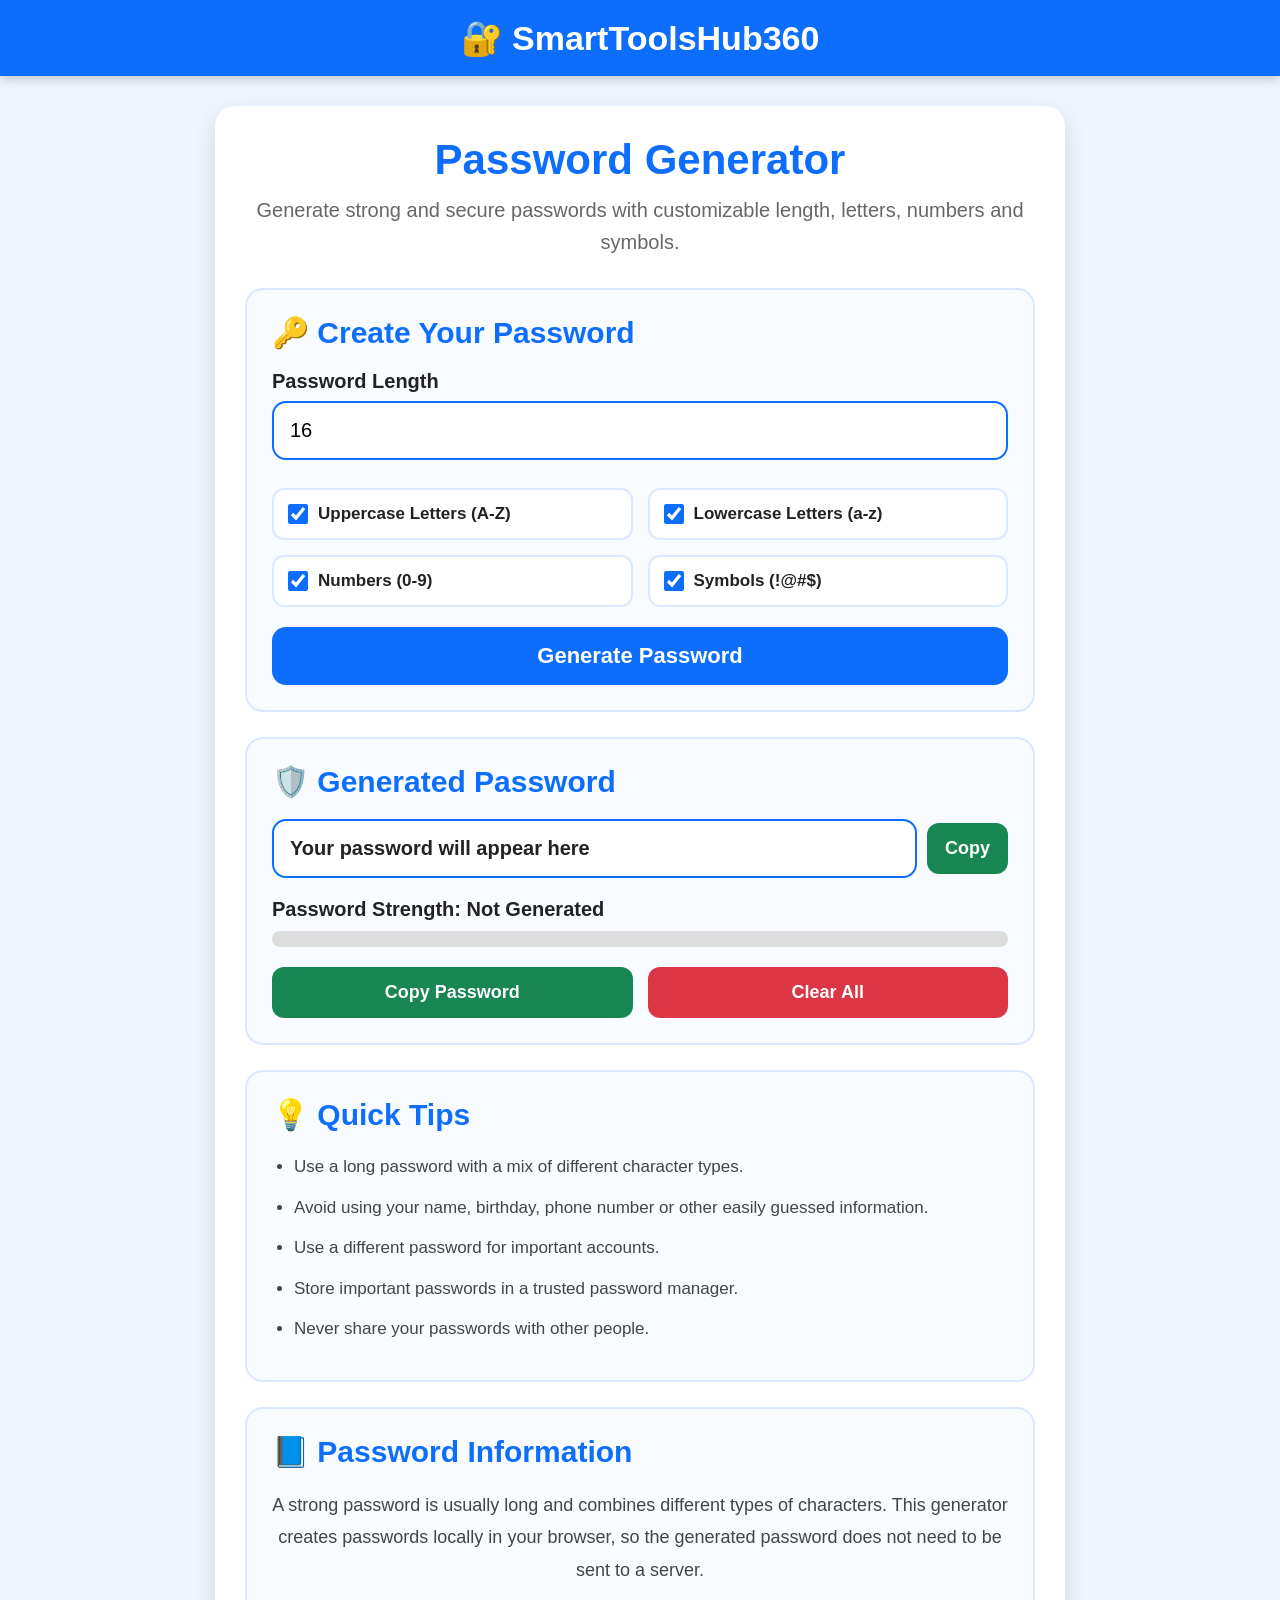
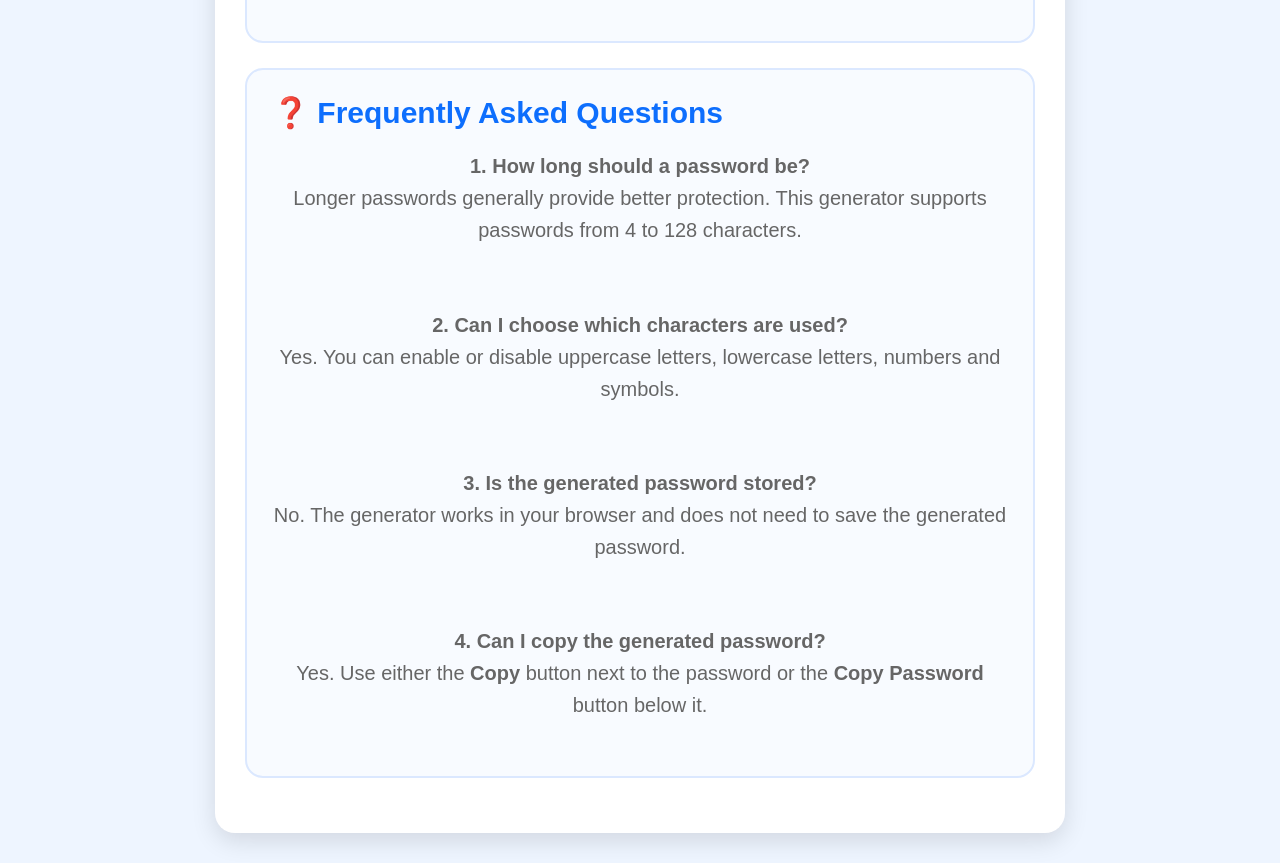
<file: password-generator.html>
<!DOCTYPE html>
<html lang="en">
<head>
<meta charset="UTF-8">
<meta name="viewport" content="width=device-width, initial-scale=1.0">

<title>Password Generator - SmartToolsHub360</title>

<meta name="description"
content="Free Password Generator by SmartToolsHub360. Generate strong and secure passwords instantly with customizable options.">

<meta name="keywords"
content="Password Generator, Strong Password Generator, Secure Password, SmartToolsHub360">

<style>

*{
margin:0;
padding:0;
box-sizing:border-box;
font-family:Arial,sans-serif;
}

body{
background:#eef5ff;
color:#222;
}

header{
background:#0d6efd;
color:#fff;
text-align:center;
padding:18px;
font-size:34px;
font-weight:bold;
box-shadow:0 3px 10px rgba(0,0,0,.2);
}

.container{
max-width:850px;
margin:30px auto;
background:#fff;
border-radius:20px;
padding:30px;
box-shadow:0 8px 25px rgba(0,0,0,.12);
}

h1{
text-align:center;
color:#0d6efd;
font-size:42px;
margin-bottom:10px;
}

p{
text-align:center;
font-size:20px;
color:#666;
margin-bottom:30px;
line-height:1.6;
}

.card{
background:#f8fbff;
border:2px solid #dbe8ff;
border-radius:18px;
padding:25px;
margin-bottom:25px;
}

.card h2{
color:#0d6efd;
font-size:30px;
margin-bottom:20px;
}

label{
display:block;
font-size:20px;
font-weight:bold;
margin:15px 0 8px;
}

input[type="number"]{
width:100%;
padding:16px;
font-size:20px;
border:2px solid #0d6efd;
border-radius:14px;
outline:none;
margin-bottom:18px;
}

input[type="number"]:focus{
border-color:#0056d6;
}

.option-row{
display:grid;
grid-template-columns:1fr 1fr;
gap:15px;
margin-top:10px;
}

.option{
display:flex;
align-items:center;
gap:10px;
background:#fff;
border:2px solid #dbe8ff;
border-radius:12px;
padding:14px;
cursor:pointer;
}

.option input{
width:20px;
height:20px;
accent-color:#0d6efd;
cursor:pointer;
}

.option label{
margin:0;
font-size:17px;
cursor:pointer;
}

.btn{
width:100%;
padding:16px;
background:#0d6efd;
color:#fff;
border:none;
border-radius:14px;
font-size:22px;
font-weight:bold;
cursor:pointer;
transition:.3s;
margin-top:20px;
}

.btn:hover{
background:#0b5ed7;
}

.password-box{
display:flex;
gap:10px;
align-items:center;
margin-bottom:20px;
}

.password-output{
flex:1;
background:#fff;
border:2px solid #0d6efd;
border-radius:14px;
padding:16px;
font-size:20px;
font-weight:bold;
word-break:break-all;
min-height:58px;
}

.copy-small{
padding:15px 18px;
background:#198754;
color:#fff;
border:none;
border-radius:12px;
font-size:18px;
font-weight:bold;
cursor:pointer;
}

.copy-small:hover{
background:#157347;
}

.strength-box{
margin-top:20px;
}

.strength-text{
font-size:20px;
font-weight:bold;
margin-bottom:10px;
}

.strength-bar{
width:100%;
height:16px;
background:#ddd;
border-radius:20px;
overflow:hidden;
}

.strength-fill{
width:0%;
height:100%;
background:#0d6efd;
transition:.4s;
}

.btn-group{
display:flex;
gap:15px;
margin-top:20px;
}

.copy-btn,
.clear-btn{
flex:1;
padding:15px;
font-size:18px;
font-weight:bold;
border:none;
border-radius:12px;
cursor:pointer;
transition:.3s;
}

.copy-btn{
background:#198754;
color:#fff;
}

.copy-btn:hover{
background:#157347;
}

.clear-btn{
background:#dc3545;
color:#fff;
}

.clear-btn:hover{
background:#bb2d3b;
}

.details{
font-size:18px;
line-height:1.8;
color:#444;
}

ul{
padding-left:22px;
}

li{
font-size:17px;
line-height:1.8;
margin-bottom:10px;
color:#444;
}

@media(max-width:768px){

.option-row{
grid-template-columns:1fr;
}

.password-box{
flex-direction:column;
}

.password-output{
width:100%;
}

.copy-small{
width:100%;
}

.btn-group{
flex-direction:column;
}

header{
font-size:26px;
}

h1{
font-size:34px;
}

.card h2{
font-size:24px;
}

.container{
margin:15px;
padding:20px;
}

.btn,
.copy-btn,
.clear-btn{
font-size:18px;
}

}

</style>

</head>

<body>

<header>
🔐 SmartToolsHub360
</header>

<div class="container">

<h1>Password Generator</h1>

<p>
Generate strong and secure passwords with customizable
length, letters, numbers and symbols.
</p>

<div class="card">

<h2>🔑 Create Your Password</h2>

<label for="passwordLength">
Password Length
</label>

<input
type="number"
id="passwordLength"
min="4"
max="128"
value="16"
placeholder="Enter password length">

<div class="option-row">

<div class="option">

<input
type="checkbox"
id="uppercase"
checked>

<label for="uppercase">
Uppercase Letters (A-Z)
</label>

</div>

<div class="option">

<input
type="checkbox"
id="lowercase"
checked>

<label for="lowercase">
Lowercase Letters (a-z)
</label>

</div>

<div class="option">

<input
type="checkbox"
id="numbers"
checked>

<label for="numbers">
Numbers (0-9)
</label>

</div>

<div class="option">

<input
type="checkbox"
id="symbols"
checked>

<label for="symbols">
Symbols (!@#$)
</label>

</div>

</div>

<button
class="btn"
onclick="generatePassword()">

Generate Password

</button>

</div>

<div class="card">

<h2>🛡️ Generated Password</h2>

<div class="password-box">

<div
class="password-output"
id="passwordOutput">

Your password will appear here

</div>

<button
class="copy-small"
onclick="copyPassword()">

Copy

</button>

</div>

<div class="strength-box">

<div
class="strength-text"
id="strengthText">

Password Strength: Not Generated

</div>

<div class="strength-bar">

<div
class="strength-fill"
id="strengthFill">
</div>

</div>

</div>

<div class="btn-group">

<button
class="copy-btn"
onclick="copyPassword()">

Copy Password

</button>

<button
class="clear-btn"
onclick="clearAll()">

Clear All

</button>

</div>

</div>

<div class="card">

<h2>💡 Quick Tips</h2>

<ul>

<li>Use a long password with a mix of different character types.</li>

<li>Avoid using your name, birthday, phone number or other easily guessed information.</li>

<li>Use a different password for important accounts.</li>

<li>Store important passwords in a trusted password manager.</li>

<li>Never share your passwords with other people.</li>

</ul>

</div>

<div class="card">

<h2>📘 Password Information</h2>

<p class="details">

A strong password is usually long and combines different
types of characters. This generator creates passwords
locally in your browser, so the generated password does
not need to be sent to a server.

</p>

</div>

<div class="card">

<h2>❓ Frequently Asked Questions</h2>

<div class="details">

<p>

<b>1. How long should a password be?</b><br>

Longer passwords generally provide better protection.
This generator supports passwords from 4 to 128 characters.

</p>

<br>

<p>

<b>2. Can I choose which characters are used?</b><br>

Yes. You can enable or disable uppercase letters,
lowercase letters, numbers and symbols.

</p>

<br>

<p>

<b>3. Is the generated password stored?</b><br>

No. The generator works in your browser and does not
need to save the generated password.

</p>

<br>

<p>

<b>4. Can I copy the generated password?</b><br>

Yes. Use either the <b>Copy</b> button next to the password
or the <b>Copy Password</b> button below it.

</p>

</div>

</div>

</div>

<script>

const passwordOutput =
document.getElementById("passwordOutput");

const passwordLength =
document.getElementById("passwordLength");

const uppercase =
document.getElementById("uppercase");

const lowercase =
document.getElementById("lowercase");

const numbers =
document.getElementById("numbers");

const symbols =
document.getElementById("symbols");

const strengthText =
document.getElementById("strengthText");

const strengthFill =
document.getElementById("strengthFill");

let generatedPassword = "";

const characterSets = {

uppercase:
"ABCDEFGHIJKLMNOPQRSTUVWXYZ",

lowercase:
"abcdefghijklmnopqrstuvwxyz",

numbers:
"0123456789",

symbols:
"!@#$%^&*()-_=+[]{}<>?"

};

function secureRandom(max){

const array =
new Uint32Array(1);

crypto.getRandomValues(array);

return array[0] % max;

}

function generatePassword(){

let length =
parseInt(passwordLength.value);

if(
isNaN(length) ||
length < 4 ||
length > 128
){

alert(
"Password length must be between 4 and 128."
);

return;

}

let selectedSets = [];

if(uppercase.checked){

selectedSets.push(
characterSets.uppercase
);

}

if(lowercase.checked){

selectedSets.push(
characterSets.lowercase
);

}

if(numbers.checked){

selectedSets.push(
characterSets.numbers
);

}

if(symbols.checked){

selectedSets.push(
characterSets.symbols
);

}

if(selectedSets.length===0){

alert(
"Please select at least one character type."
);

return;

}

if(length < selectedSets.length){

alert(
"Increase the password length so every selected character type can be included."
);

return;

}

let passwordChars=[];

/* Ensure every selected character type
   appears at least once. */

selectedSets.forEach(function(set){

passwordChars.push(
set.charAt(
secureRandom(set.length)
)
);

});

/* Combine all selected character sets. */

let allCharacters=
selectedSets.join("");

/* Fill the remaining positions. */

while(passwordChars.length < length){

passwordChars.push(
allCharacters.charAt(
secureRandom(allCharacters.length)
)
);

}

/* Securely shuffle the password characters. */

for(
let i=passwordChars.length-1;
i>0;
i--
){

let j=
secureRandom(i+1);

let temp=
passwordChars[i];

passwordChars[i]=
passwordChars[j];

passwordChars[j]=
temp;

}

generatedPassword=
passwordChars.join("");

passwordOutput.textContent=
generatedPassword;

updateStrength(
generatedPassword,
selectedSets.length
);

}

function updateStrength(
password,
setCount
){

let score=0;

const length=
password.length;

/* Password length */

if(length>=8){
score++;
}

if(length>=12){
score++;
}

if(length>=16){
score++;
}

/* Character variety */

if(/[A-Z]/.test(password)){
score++;
}

if(/[a-z]/.test(password)){
score++;
}

if(/[0-9]/.test(password)){
score++;
}

if(/[^A-Za-z0-9]/.test(password)){
score++;
}

/* Additional variety */

if(setCount>=3){
score++;
}

if(setCount===4 && length>=16){
score++;
}

let percentage=
Math.min(
100,
Math.round((score/9)*100)
);

strengthFill.style.width=
percentage+"%";

if(score<=3){

strengthText.textContent=
"Password Strength: Weak";

}else if(score<=6){

strengthText.textContent=
"Password Strength: Medium";

}else{

strengthText.textContent=
"Password Strength: Strong";

}

}

function copyPassword(){

if(!generatedPassword){

alert(
"Please generate a password first."
);

return;

}

if(
navigator.clipboard &&
navigator.clipboard.writeText
){

navigator.clipboard.writeText(
generatedPassword
).then(function(){

alert(
"✅ Password copied successfully!"
);

}).catch(function(){

alert(
"Unable to copy the password."
);

});

}else{

alert(
"Copy is not supported on this browser."
);

}

}

function clearAll(){

passwordLength.value=16;

uppercase.checked=true;

lowercase.checked=true;

numbers.checked=true;

symbols.checked=true;

generatedPassword="";

passwordOutput.textContent=
"Your password will appear here";

strengthText.textContent=
"Password Strength: Not Generated";

strengthFill.style.width="0%";

}

passwordLength.addEventListener(
"keypress",
function(event){

if(event.key==="Enter"){

generatePassword();

}

});

</script>

</body>

</html>
</file>
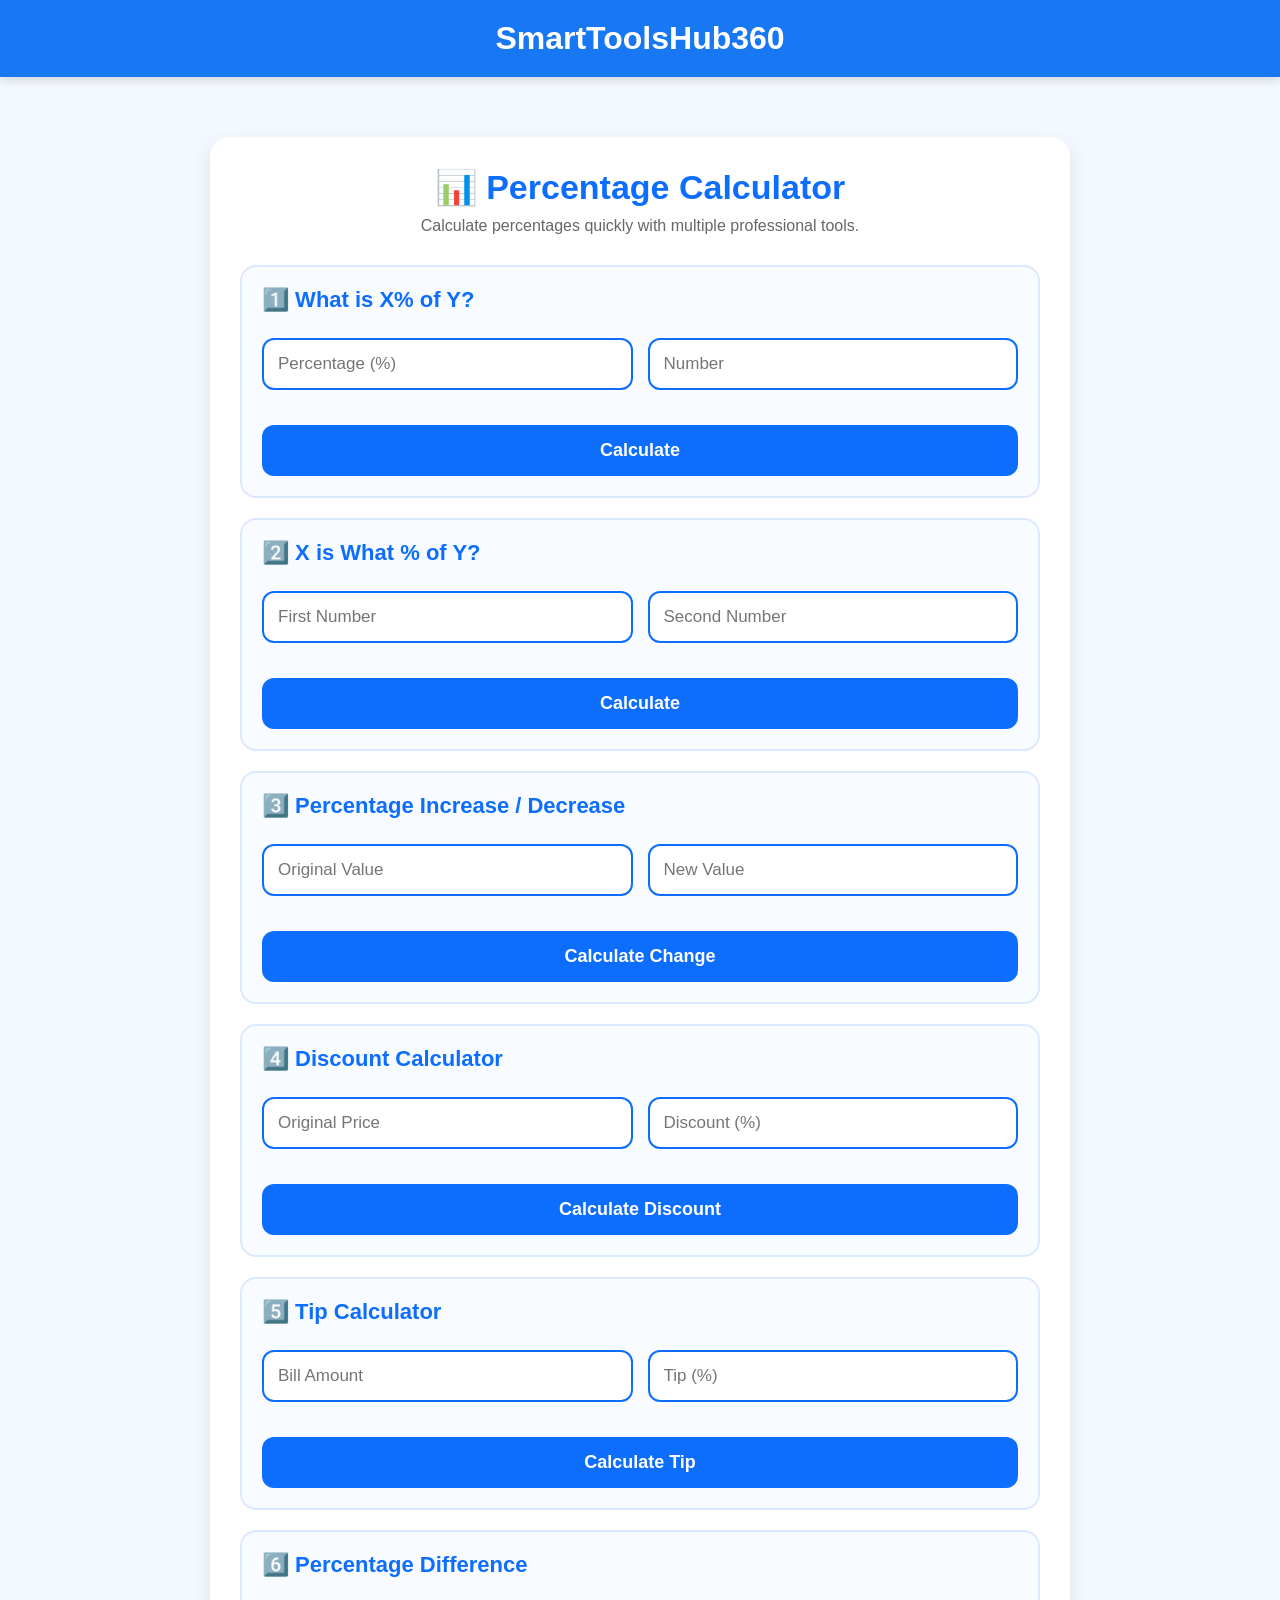
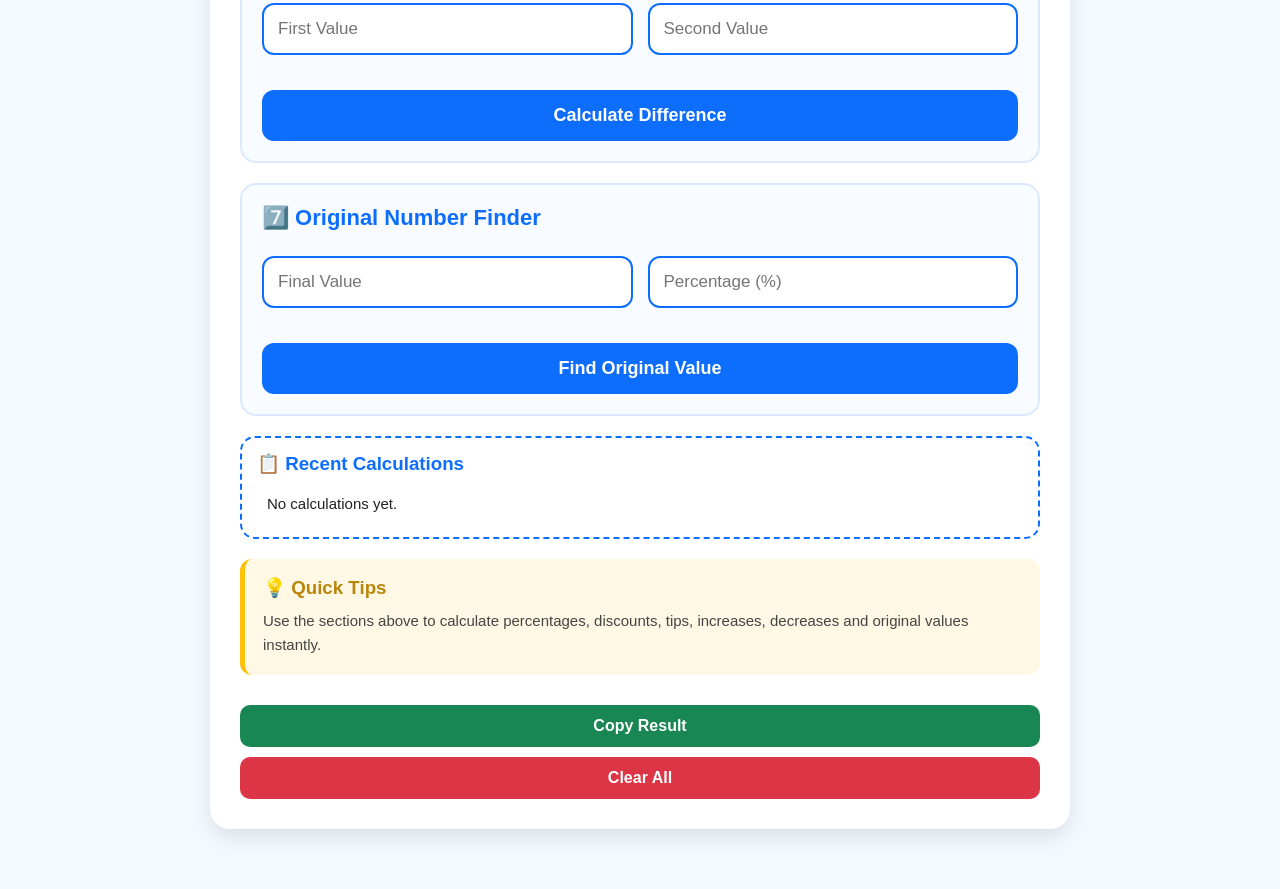
<file: percentage-calculator.html>
<!DOCTYPE html>
<html lang="en">
<head>
<meta charset="UTF-8">
<meta name="viewport" content="width=device-width, initial-scale=1.0">
<title>Percentage Calculator - SmartToolsHub360</title>

<link rel="stylesheet" href="style.css">

<style>
*{
margin:0;
padding:0;
box-sizing:border-box;
font-family:Arial,Helvetica,sans-serif;
}

body{
background:#f4f8ff;
color:#222;
}

.container{
max-width:900px;
margin:40px auto;
padding:20px;
}

.main-card{
background:#fff;
border-radius:20px;
padding:30px;
box-shadow:0 8px 20px rgba(0,0,0,.10);
}

.main-card h1{
text-align:center;
color:#0d6efd;
font-size:34px;
margin-bottom:10px;
}

.main-card p{
text-align:center;
color:#666;
margin-bottom:30px;
}

.section{
background:#f8fbff;
border:2px solid #dbe9ff;
border-radius:16px;
padding:20px;
margin-bottom:20px;
}

  .section h2{
color:#0d6efd;
font-size:22px;
margin-bottom:15px;
}

.input-group{
display:grid;
grid-template-columns:1fr 1fr;
gap:15px;
margin-bottom:15px;
}

.input-group input{
width:100%;
padding:14px;
font-size:17px;
border:2px solid #0d6efd;
border-radius:12px;
outline:none;
transition:.3s;
}

.input-group input:focus{
border-color:#084298;
box-shadow:0 0 8px rgba(13,110,253,.25);
}

.btn{
width:100%;
padding:15px;
background:#0d6efd;
color:#fff;
font-size:18px;
font-weight:bold;
border:none;
border-radius:12px;
cursor:pointer;
transition:.3s;
}

.btn:hover{
background:#0b5ed7;
}

.result{
margin-top:18px;
padding:15px;
background:#eef5ff;
border-left:5px solid #0d6efd;
border-radius:10px;
font-size:18px;
font-weight:bold;
display:none;
}

@media (max-width:768px){

.container{
padding:15px;
margin:20px auto;
}

.main-card{
padding:20px;
}

.main-card h1{
font-size:28px;
}

.input-group{
grid-template-columns:1fr;
}

.btn{
font-size:17px;
padding:14px;
}

.section{
padding:18px;
}

}

.copy-btn,
.clear-btn{
margin-top:10px;
padding:12px 18px;
border:none;
border-radius:10px;
font-size:16px;
font-weight:bold;
cursor:pointer;
transition:.3s;
}

.copy-btn{
background:#198754;
color:#fff;
margin-right:10px;
}

.copy-btn:hover{
background:#157347;
}

.clear-btn{
background:#dc3545;
color:#fff;
}

.clear-btn:hover{
background:#bb2d3b;
}

.history-box{
margin-top:20px;
background:#fff;
border:2px dashed #0d6efd;
border-radius:15px;
padding:15px;
}

.history-box h3{
color:#0d6efd;
margin-bottom:10px;
}

.history-box ul{
list-style:none;
padding:0;
margin:0;
}

.history-box li{
padding:10px;
border-bottom:1px solid #e6e6e6;
font-size:15px;
}

.history-box li:last-child{
border-bottom:none;
}

.tip-box{
margin-top:20px;
padding:18px;
background:#fff8e5;
border-left:5px solid #ffc107;
border-radius:12px;
}

.tip-box h3{
color:#b8860b;
margin-bottom:10px;
}

.tip-box p{
font-size:15px;
line-height:1.6;
color:#444;
text-align:left;
margin:0;
}

</style>

</head>

<body>

<header>
SmartToolsHub360
</header>

<div class="container">

<div class="main-card">

<h1>📊 Percentage Calculator</h1>

<p>Calculate percentages quickly with multiple professional tools.</p>

<div class="section">

<h2>1️⃣ What is X% of Y?</h2>

<div class="input-group">
<input type="number" id="percent1" placeholder="Percentage (%)">
<input type="number" id="number1" placeholder="Number">
</div>

<button class="btn" onclick="calculatePercent1()">
Calculate
</button>

<div class="result" id="result1"></div>

</div>

<div class="section">

<h2>2️⃣ X is What % of Y?</h2>

<div class="input-group">
<input type="number" id="number2" placeholder="First Number">
<input type="number" id="number3" placeholder="Second Number">
</div>

<button class="btn" onclick="calculatePercent2()">
Calculate
</button>

<div class="result" id="result2"></div>

</div>

<div class="section">

<h2>3️⃣ Percentage Increase / Decrease</h2>

<div class="input-group">
<input type="number" id="oldValue" placeholder="Original Value">
<input type="number" id="newValue" placeholder="New Value">
</div>

<button class="btn" onclick="calculateChange()">
Calculate Change
</button>

<div class="result" id="result3"></div>

</div>

<div class="section">

<h2>4️⃣ Discount Calculator</h2>

<div class="input-group">
<input type="number" id="price" placeholder="Original Price">
<input type="number" id="discount" placeholder="Discount (%)">
</div>

<button class="btn" onclick="calculateDiscount()">
Calculate Discount
</button>

<div class="result" id="result4"></div>

</div>

<div class="section">

<h2>5️⃣ Tip Calculator</h2>

<div class="input-group">
<input type="number" id="billAmount" placeholder="Bill Amount">
<input type="number" id="tipPercent" placeholder="Tip (%)">
</div>

<button class="btn" onclick="calculateTip()">
Calculate Tip
</button>

<div class="result" id="result5"></div>

</div>

<div class="section">

<h2>6️⃣ Percentage Difference</h2>

<div class="input-group">
<input type="number" id="value1" placeholder="First Value">
<input type="number" id="value2" placeholder="Second Value">
</div>

<button class="btn" onclick="calculateDifference()">
Calculate Difference
</button>

<div class="result" id="result6"></div>

</div>

<div class="section">

<h2>7️⃣ Original Number Finder</h2>

<div class="input-group">
<input type="number" id="finalValue" placeholder="Final Value">
<input type="number" id="percentBack" placeholder="Percentage (%)">
</div>

<button class="btn" onclick="findOriginalValue()">
Find Original Value
</button>

<div class="result" id="result7"></div>

</div>

<div class="history-box">

<h3>📋 Recent Calculations</h3>

<ul id="historyList">

<li>No calculations yet.</li>

</ul>

</div>

<div class="tip-box">

<h3>💡 Quick Tips</h3>

<p>
Use the sections above to calculate percentages, discounts,
tips, increases, decreases and original values instantly.
</p>

</div>

<div style="margin-top:20px;text-align:center;">
<button class="copy-btn" onclick="copyLastResult()">Copy Result</button>
<button class="clear-btn" onclick="clearAll()">Clear All</button>
</div>

</div>

<script>

let history = [];
let lastResult = "";

function addHistory(text){
history.unshift(text);

if(history.length>10){
history.pop();
}

const list=document.getElementById("historyList");

list.innerHTML="";

history.forEach(item=>{
const li=document.createElement("li");
li.textContent=item;
list.appendChild(li);
});
}

function showResult(id,text){

const box=document.getElementById(id);

box.style.display="block";

box.innerHTML=text;

lastResult=text.replace(/<[^>]*>/g,"");

addHistory(lastResult);

}

function calculatePercent1(){

const p=parseFloat(document.getElementById("percent1").value);

const n=parseFloat(document.getElementById("number1").value);

if(isNaN(p)||isNaN(n)){
showResult("result1","⚠️ Enter valid values.");
return;
}

const ans=(p*n)/100;

showResult(
"result1",
`✅ ${p}% of ${n} = <b>${ans.toFixed(2)}</b>`
);

}

function calculatePercent2(){

const x=parseFloat(document.getElementById("number2").value);

const y=parseFloat(document.getElementById("number3").value);

if(isNaN(x)||isNaN(y)||y===0){
showResult("result2","⚠️ Enter valid values.");
return;
}

const percent=(x/y)*100;

showResult(
"result2",
`✅ ${x} is <b>${percent.toFixed(2)}%</b> of ${y}`
);

}

function calculateChange(){

const oldValue=parseFloat(document.getElementById("oldValue").value);

const newValue=parseFloat(document.getElementById("newValue").value);

if(isNaN(oldValue)||isNaN(newValue)||oldValue===0){
showResult("result3","⚠️ Enter valid values.");
return;
}

const change=((newValue-oldValue)/oldValue)*100;

const type=change>=0?"Increase":"Decrease";

showResult(
"result3",
`📊 ${type}: <b>${Math.abs(change).toFixed(2)}%</b>`
);

}

function calculateDiscount(){

const price=parseFloat(document.getElementById("price").value);

const discount=parseFloat(document.getElementById("discount").value);

if(isNaN(price)||isNaN(discount)){
showResult("result4","⚠️ Enter valid values.");
return;
}

const save=(price*discount)/100;

const finalPrice=price-save;

showResult(
"result4",
`💰 You Save: <b>${save.toFixed(2)}</b><br>
Final Price: <b>${finalPrice.toFixed(2)}</b>`
);

}

function calculateTip(){

const bill=parseFloat(document.getElementById("billAmount").value);

const tip=parseFloat(document.getElementById("tipPercent").value);

if(isNaN(bill)||isNaN(tip)){
showResult("result5","⚠️ Enter valid values.");
return;
}

const tipAmount=(bill*tip)/100;

const total=bill+tipAmount;

showResult(
"result5",
`💵 Tip: <b>${tipAmount.toFixed(2)}</b><br>
Total Bill: <b>${total.toFixed(2)}</b>`
);

}

function calculateDifference(){

const a=parseFloat(document.getElementById("value1").value);

const b=parseFloat(document.getElementById("value2").value);

if(isNaN(a)||isNaN(b)){
showResult("result6","⚠️ Enter valid values.");
return;
}

const avg=(a+b)/2;

const diff=(Math.abs(a-b)/avg)*100;

showResult(
"result6",
`⚖️ Percentage Difference: <b>${diff.toFixed(2)}%</b>`
);

}

function findOriginalValue(){

const finalValue=parseFloat(document.getElementById("finalValue").value);

const percent=parseFloat(document.getElementById("percentBack").value);

if(isNaN(finalValue)||isNaN(percent)||percent>=100){
showResult("result7","⚠️ Enter valid values.");
return;
}

const original = finalValue / (1 - (percent / 100));

showResult(
"result7",
`🔢 Original Value: <b>${original.toFixed(2)}</b>`
);

}

function copyLastResult(){

if(lastResult===""){
alert("No result to copy.");
return;
}

navigator.clipboard.writeText(lastResult);

alert("✅ Result copied successfully.");

}

function clearAll(){

document.querySelectorAll("input").forEach(input=>{
input.value="";
});

document.querySelectorAll(".result").forEach(box=>{
box.style.display="none";
box.innerHTML="";
});

history=[];

document.getElementById("historyList").innerHTML=
"<li>No calculations yet.</li>";

lastResult="";

}

</script>

</body>
</html>
</file>
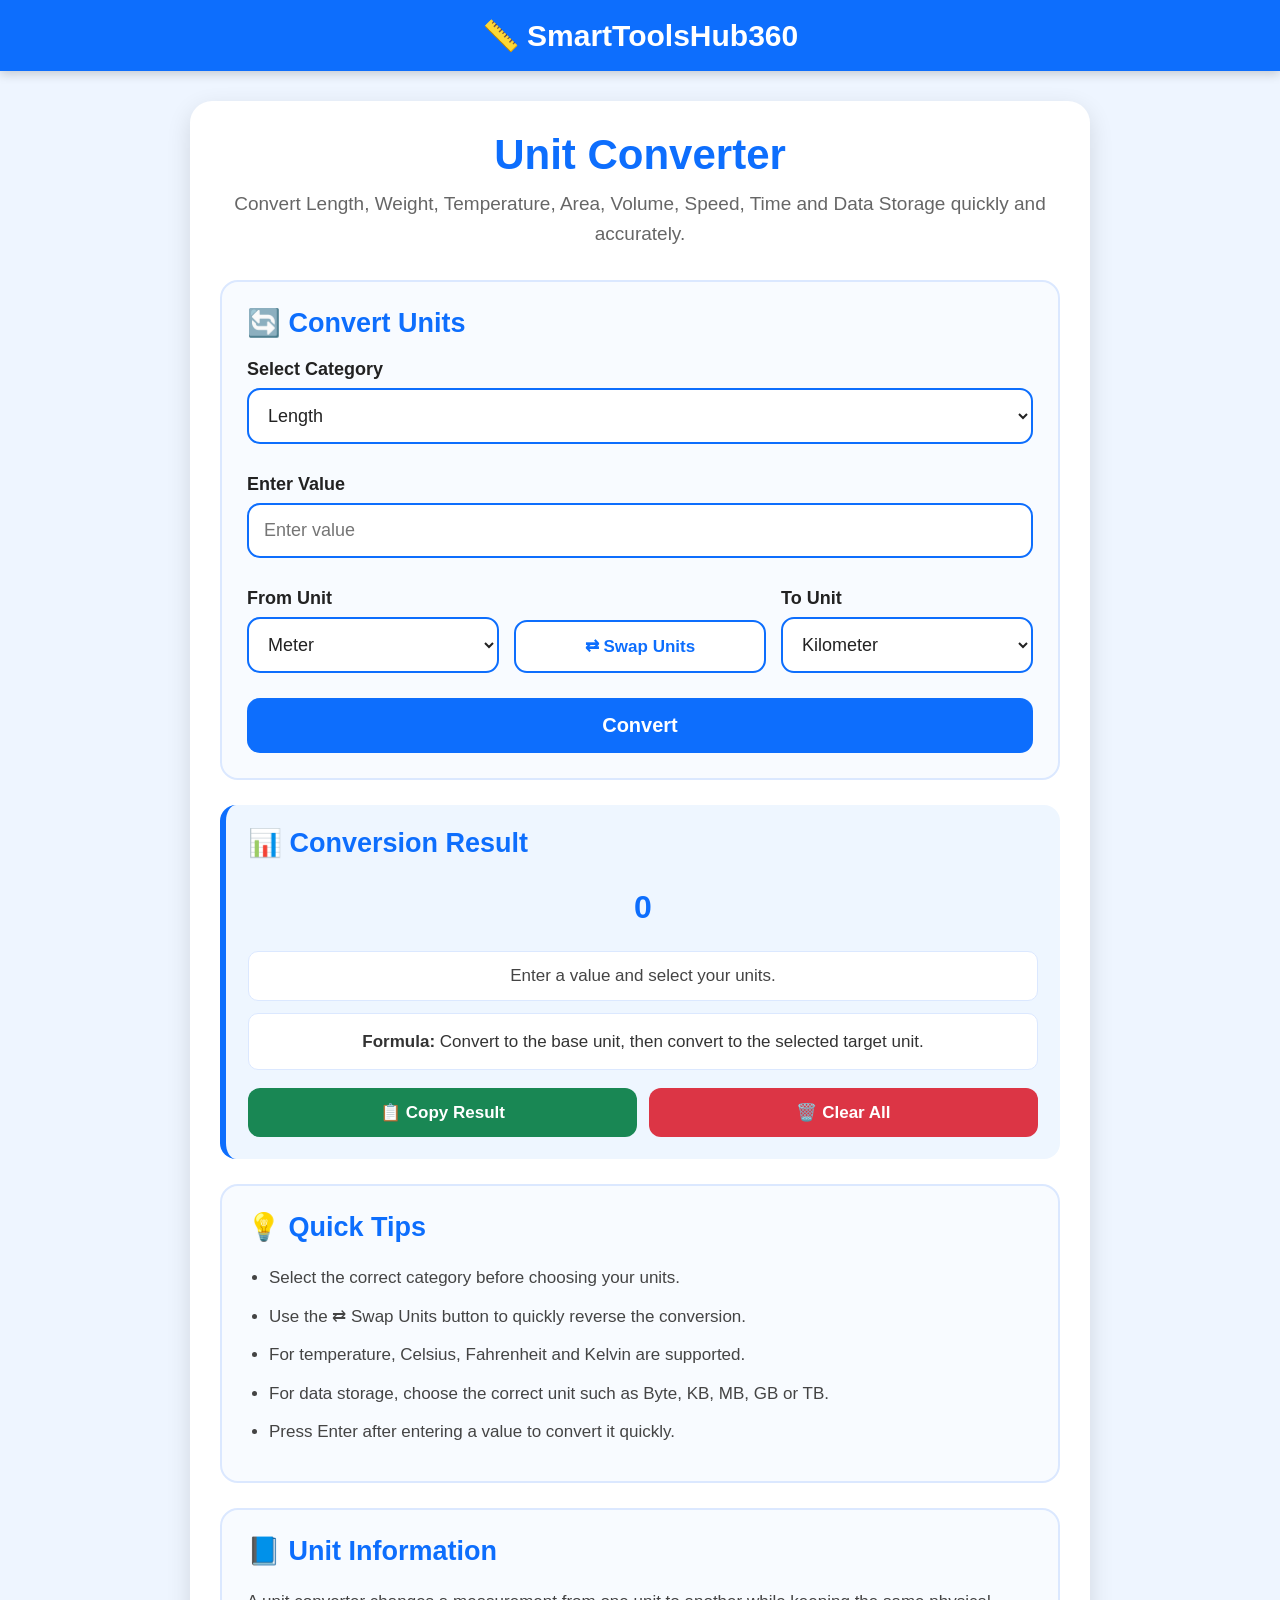
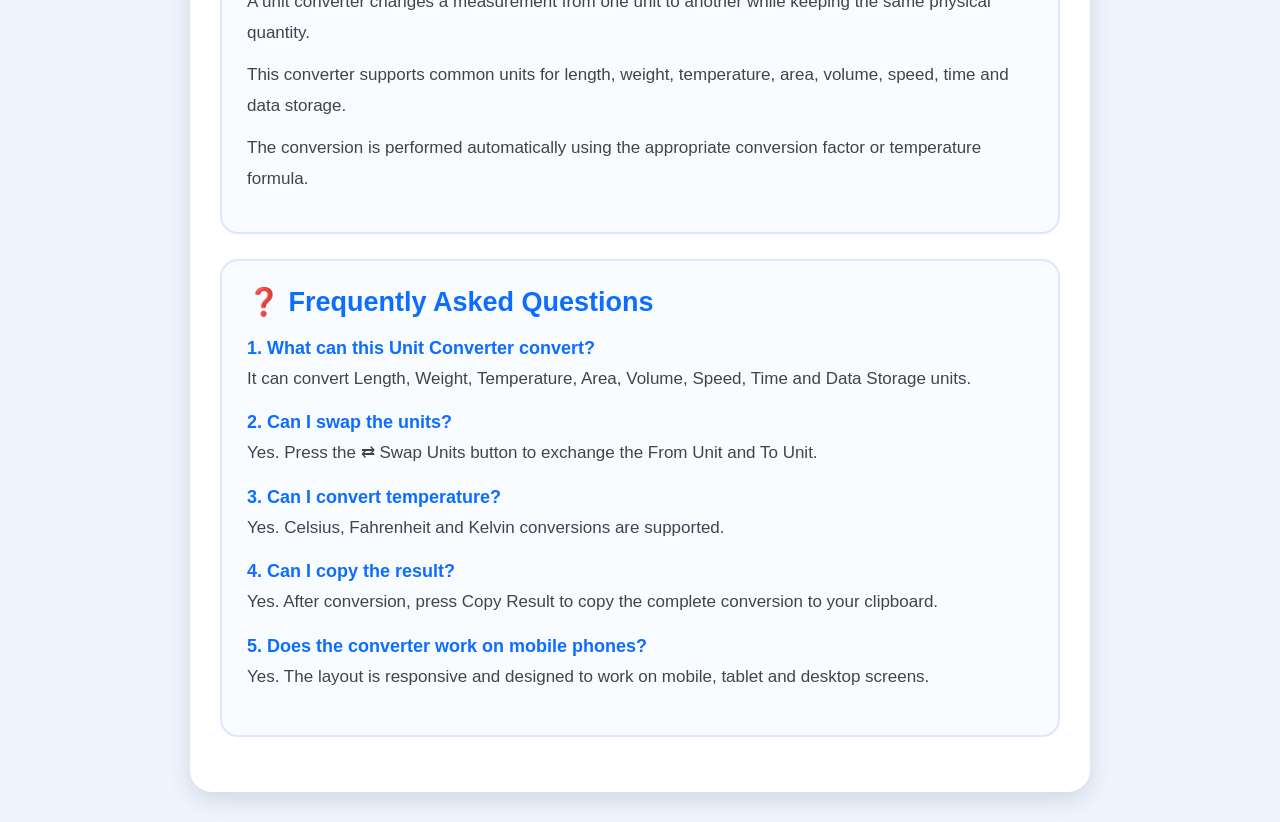
<file: unit-converter.html>
<!DOCTYPE html>
<html lang="en">
<head>

<meta charset="UTF-8">

<meta name="viewport"
content="width=device-width, initial-scale=1.0">

<title>Unit Converter - SmartToolsHub360</title>

<meta name="description"
content="Free Unit Converter by SmartToolsHub360. Convert length, weight, temperature, area, volume, speed, time and data storage units easily.">

<style>

*{
margin:0;
padding:0;
box-sizing:border-box;
font-family:Arial,sans-serif;
}

body{
background:#eef5ff;
color:#222;
}

header{
background:#0d6efd;
color:white;
text-align:center;
padding:18px;
font-size:30px;
font-weight:bold;
box-shadow:0 3px 10px rgba(0,0,0,.18);
}

.container{
max-width:900px;
margin:30px auto;
background:white;
border-radius:22px;
padding:30px;
box-shadow:0 8px 25px rgba(0,0,0,.12);
}

h1{
text-align:center;
color:#0d6efd;
font-size:42px;
margin-bottom:10px;
}

.subtitle{
text-align:center;
font-size:19px;
color:#666;
line-height:1.6;
margin-bottom:30px;
}

.card{
background:#f8fbff;
border:2px solid #dbe8ff;
border-radius:18px;
padding:25px;
margin-bottom:25px;
}

.card h2{
color:#0d6efd;
font-size:27px;
margin-bottom:20px;
}

label{
display:block;
font-size:18px;
font-weight:bold;
margin:15px 0 8px;
}

input,
select{
width:100%;
padding:15px;
font-size:18px;
border:2px solid #0d6efd;
border-radius:13px;
outline:none;
background:#fff;
color:#222;
margin-bottom:15px;
}

input:focus,
select:focus{
border-color:#084298;
box-shadow:0 0 5px rgba(13,110,253,.18);
}

.row{
display:flex;
gap:15px;
align-items:end;
}

.col{
flex:1;
}

.btn{
width:100%;
padding:16px;
background:#0d6efd;
color:#fff;
border:none;
border-radius:13px;
font-size:20px;
font-weight:bold;
cursor:pointer;
margin-top:10px;
transition:.2s;
}

.btn:hover{
background:#084298;
}

.swap-btn{
width:100%;
padding:14px;
background:#fff;
color:#0d6efd;
border:2px solid #0d6efd;
border-radius:13px;
font-size:17px;
font-weight:bold;
cursor:pointer;
margin-bottom:15px;
}

.swap-btn:hover{
background:#eaf3ff;
}

.result-card{
background:#eef6ff;
border-left:6px solid #0d6efd;
border-radius:16px;
padding:22px;
margin-bottom:25px;
}

.result-card h2{
color:#0d6efd;
font-size:27px;
margin-bottom:15px;
}

.result-value{
text-align:center;
font-size:32px;
font-weight:bold;
color:#0d6efd;
padding:15px;
word-break:break-word;
}

.conversion-text{
background:#fff;
border:1px solid #dbe8ff;
border-radius:10px;
padding:14px;
text-align:center;
font-size:17px;
color:#444;
margin-top:10px;
}

.formula{
background:#fff;
border:1px solid #dbe8ff;
border-radius:10px;
padding:14px;
text-align:center;
font-size:17px;
color:#333;
margin-top:12px;
line-height:1.6;
}

.btn-group{
display:flex;
gap:12px;
margin-top:18px;
}

.copy-btn,
.clear-btn{
flex:1;
padding:14px;
border:none;
border-radius:12px;
font-size:17px;
font-weight:bold;
cursor:pointer;
}

.copy-btn{
background:#198754;
color:#fff;
}

.copy-btn:hover{
background:#157347;
}

.clear-btn{
background:#dc3545;
color:#fff;
}

.clear-btn:hover{
background:#bb2d3b;
}

.details{
font-size:17px;
line-height:1.8;
color:#444;
}

.details p{
text-align:left;
font-size:17px;
margin-bottom:12px;
}

ul{
padding-left:22px;
}

li{
font-size:17px;
line-height:1.8;
margin-bottom:8px;
color:#444;
}

.faq-item{
margin-bottom:18px;
}

.faq-question{
font-weight:bold;
color:#0d6efd;
font-size:18px;
margin-bottom:5px;
}

@media(max-width:768px){

.container{
margin:15px;
padding:20px;
}

h1{
font-size:34px;
}

.subtitle{
font-size:17px;
}

.card{
padding:20px;
}

.card h2,
.result-card h2{
font-size:24px;
}

.row{
flex-direction:column;
gap:0;
}

.col{
width:100%;
}

.btn-group{
flex-direction:column;
}

.result-value{
font-size:27px;
}

header{
font-size:25px;
}

}

</style>

</head>

<body>

<header>
📏 SmartToolsHub360
</header>

<div class="container">

<h1>Unit Converter</h1>

<div class="subtitle">
Convert Length, Weight, Temperature, Area, Volume,
Speed, Time and Data Storage quickly and accurately.
</div>

<div class="card">

<h2>🔄 Convert Units</h2>

<label for="category">
Select Category
</label>

<select id="category">

<option value="length">
Length
</option>

<option value="weight">
Weight
</option>

<option value="temperature">
Temperature
</option>

<option value="area">
Area
</option>

<option value="volume">
Volume
</option>

<option value="speed">
Speed
</option>

<option value="time">
Time
</option>

<option value="data">
Data Storage
</option>

</select>

<label for="value">
Enter Value
</label>

<input
type="number"
id="value"
placeholder="Enter value"
step="any">

<div class="row">

<div class="col">

<label for="fromUnit">
From Unit
</label>

<select id="fromUnit">
</select>

</div>

<div class="col">

<button
type="button"
class="swap-btn"
id="swapBtn">

⇄ Swap Units

</button>

</div>

<div class="col">

<label for="toUnit">
To Unit
</label>

<select id="toUnit">
</select>

</div>

</div>

<button
type="button"
class="btn"
id="convertBtn">

Convert

</button>

</div>

<div class="result-card">

<h2>📊 Conversion Result</h2>

<div
class="result-value"
id="resultValue">

0

</div>

<div
class="conversion-text"
id="conversionText">

Enter a value and select your units.

</div>

<div
class="formula"
id="formula">

<b>Formula:</b>
Select units to see the conversion formula.

</div>

<div class="btn-group">

<button
type="button"
class="copy-btn"
id="copyBtn">

📋 Copy Result

</button>

<button
type="button"
class="clear-btn"
id="clearBtn">

🗑️ Clear All

</button>

</div>

</div>

<div class="card">

<h2>💡 Quick Tips</h2>

<ul>

<li>
Select the correct category before choosing your units.
</li>

<li>
Use the ⇄ Swap Units button to quickly reverse the conversion.
</li>

<li>
For temperature, Celsius, Fahrenheit and Kelvin are supported.
</li>

<li>
For data storage, choose the correct unit such as
Byte, KB, MB, GB or TB.
</li>

<li>
Press Enter after entering a value to convert it quickly.
</li>

</ul>

</div>

<div class="card">

<h2>📘 Unit Information</h2>

<div class="details">

<p>
A unit converter changes a measurement from one unit
to another while keeping the same physical quantity.
</p>

<p>
This converter supports common units for length, weight,
temperature, area, volume, speed, time and data storage.
</p>

<p>
The conversion is performed automatically using the
appropriate conversion factor or temperature formula.
</p>

</div>

</div>

<div class="card">

<h2>❓ Frequently Asked Questions</h2>

<div class="faq-item">

<div class="faq-question">
1. What can this Unit Converter convert?
</div>

<div class="details">
It can convert Length, Weight, Temperature, Area,
Volume, Speed, Time and Data Storage units.
</div>

</div>

<div class="faq-item">

<div class="faq-question">
2. Can I swap the units?
</div>

<div class="details">
Yes. Press the ⇄ Swap Units button to exchange
the From Unit and To Unit.
</div>

</div>

<div class="faq-item">

<div class="faq-question">
3. Can I convert temperature?
</div>

<div class="details">
Yes. Celsius, Fahrenheit and Kelvin conversions
are supported.
</div>

</div>

<div class="faq-item">

<div class="faq-question">
4. Can I copy the result?
</div>

<div class="details">
Yes. After conversion, press Copy Result to copy
the complete conversion to your clipboard.
</div>

</div>

<div class="faq-item">

<div class="faq-question">
5. Does the converter work on mobile phones?
</div>

<div class="details">
Yes. The layout is responsive and designed to work
on mobile, tablet and desktop screens.
</div>

</div>

</div>

</div>

<script>

"use strict";

const category =
document.getElementById("category");

const valueInput =
document.getElementById("value");

const fromUnit =
document.getElementById("fromUnit");

const toUnit =
document.getElementById("toUnit");

const convertBtn =
document.getElementById("convertBtn");

const swapBtn =
document.getElementById("swapBtn");

const copyBtn =
document.getElementById("copyBtn");

const clearBtn =
document.getElementById("clearBtn");

const resultValue =
document.getElementById("resultValue");

const conversionText =
document.getElementById("conversionText");

const formula =
document.getElementById("formula");

let lastResult = "";

const unitData = {

length: {

"Meter": 1,

"Kilometer": 1000,

"Centimeter": 0.01,

"Millimeter": 0.001,

"Mile": 1609.344,

"Yard": 0.9144,

"Foot": 0.3048,

"Inch": 0.0254

},

weight: {

"Kilogram": 1,

"Gram": 0.001,

"Milligram": 0.000001,

"Pound": 0.45359237,

"Ounce": 0.028349523125,

"Ton": 1000

},

temperature: {

"Celsius": "C",

"Fahrenheit": "F",

"Kelvin": "K"

},

area: {

"Square Meter": 1,

"Square Kilometer": 1000000,

"Square Centimeter": 0.0001,

"Square Millimeter": 0.000001,

"Square Foot": 0.09290304,

"Square Inch": 0.00064516,

"Acre": 4046.8564224,

"Hectare": 10000

},

volume: {

"Liter": 1,

"Milliliter": 0.001,

"Cubic Meter": 1000,

"Cubic Centimeter": 0.001,

"Gallon": 3.785411784,

"Quart": 0.946352946,

"Pint": 0.473176473,

"Cup": 0.2365882365

},

speed: {

"Meter/Second": 1,

"Kilometer/Hour": 0.2777777778,

"Mile/Hour": 0.44704,

"Foot/Second": 0.3048,

"Knot": 0.5144444444

},

time: {

"Second": 1,

"Millisecond": 0.001,

"Minute": 60,

"Hour": 3600,

"Day": 86400,

"Week": 604800,

"Year": 31536000

},

data: {

"Byte": 1,

"Kilobyte": 1024,

"Megabyte": 1048576,

"Gigabyte": 1073741824,

"Terabyte": 1099511627776

}

};

function loadUnits() {

fromUnit.innerHTML = "";

toUnit.innerHTML = "";

const selectedCategory =
unitData[category.value];

Object.keys(selectedCategory).forEach(
function(unit) {

const optionFrom =
document.createElement("option");

optionFrom.value = unit;

optionFrom.textContent = unit;

fromUnit.appendChild(optionFrom);

const optionTo =
document.createElement("option");

optionTo.value = unit;

optionTo.textContent = unit;

toUnit.appendChild(optionTo);

}
);

if(toUnit.options.length > 1) {

toUnit.selectedIndex = 1;

}

updateFormula();

}

loadUnits();

category.addEventListener(
"change",
function() {

loadUnits();

}
);

function updateFormula(){

const categoryName =
category.value;

const from =
fromUnit.value;

const to =
toUnit.value;

if(!from || !to){

formula.innerHTML =
"<b>Formula:</b> Select units to see the conversion formula.";

return;

}

if(from === to){

formula.innerHTML =
"<b>Formula:</b> Same unit — no conversion needed.";

return;

}

if(categoryName === "temperature"){

if(from === "Celsius" && to === "Fahrenheit"){

formula.innerHTML =
"<b>Formula:</b> °F = (°C × 9/5) + 32";

}

else if(from === "Fahrenheit" && to === "Celsius"){

formula.innerHTML =
"<b>Formula:</b> °C = (°F − 32) × 5/9";

}

else if(from === "Celsius" && to === "Kelvin"){

formula.innerHTML =
"<b>Formula:</b> K = °C + 273.15";

}

else if(from === "Kelvin" && to === "Celsius"){

formula.innerHTML =
"<b>Formula:</b> °C = K − 273.15";

}

else if(from === "Fahrenheit" && to === "Kelvin"){

formula.innerHTML =
"<b>Formula:</b> K = (°F − 32) × 5/9 + 273.15";

}

else if(from === "Kelvin" && to === "Fahrenheit"){

formula.innerHTML =
"<b>Formula:</b> °F = (K − 273.15) × 9/5 + 32";

}

return;

}

formula.innerHTML =
"<b>Formula:</b> Convert to the base unit, then convert to the selected target unit.";

}

fromUnit.addEventListener(
"change",
function(){

updateFormula();

}
);

toUnit.addEventListener(
"change",
function(){

updateFormula();

}
);

function convertTemperature(
value,
from,
to
){

if(from === to){

return value;

}

let celsius;

if(from === "Celsius"){

celsius = value;

}

else if(from === "Fahrenheit"){

celsius =
(value - 32) * 5 / 9;

}

else if(from === "Kelvin"){

celsius =
value - 273.15;

}

if(to === "Celsius"){

return celsius;

}

if(to === "Fahrenheit"){

return
(celsius * 9 / 5) + 32;

}

if(to === "Kelvin"){

return
celsius + 273.15;

}

return value;

}

function formatResult(number){

if(!Number.isFinite(number)){

return "Invalid";

}

if(
Math.abs(number) >= 1000000000 ||
(
Math.abs(number) > 0 &&
Math.abs(number) < 0.000001
)
){

return number.toExponential(6);

}

return parseFloat(
number.toFixed(10)
).toString();

}

function convertUnit(){

const value =
parseFloat(valueInput.value);

if(isNaN(value)){

alert("Please enter a valid value.");

valueInput.focus();

return;

}

const categoryName =
category.value;

const from =
fromUnit.value;

const to =
toUnit.value;

let result;

if(categoryName === "temperature"){

result =
convertTemperature(
value,
from,
to
);

}

else{

const baseValue =
value *
unitData[categoryName][from];

result =
baseValue /
unitData[categoryName][to];

}

const formatted =
formatResult(result);

resultValue.textContent =
formatted + " " + to;

conversionText.textContent =
value + " " + from +
" = " + formatted + " " + to;

lastResult =
value + " " + from +
" = " + formatted + " " + to;

updateFormula();

}

convertBtn.addEventListener(
"click",
function(){

convertUnit();

}
);

swapBtn.addEventListener(
"click",
function(){

const currentFrom =
fromUnit.value;

const currentTo =
toUnit.value;

fromUnit.value =
currentTo;

toUnit.value =
currentFrom;

updateFormula();

if(valueInput.value !== ""){

convertUnit();

}

}
);

copyBtn.addEventListener(
"click",
function(){

if(lastResult === ""){

alert("Please convert a value first.");

return;

}

if(
navigator.clipboard &&
navigator.clipboard.writeText
){

navigator.clipboard.writeText(
lastResult
)
.then(function(){

alert("✅ Result Copied!");

})
.catch(function(){

alert(
"Unable to copy the result."
);

});

}

else{

const textArea =
document.createElement("textarea");

textArea.value =
lastResult;

document.body.appendChild(
textArea
);

textArea.select();

document.execCommand("copy");

document.body.removeChild(
textArea
);

alert("✅ Result Copied!");

}

}
);

clearBtn.addEventListener(
"click",
function(){

valueInput.value = "";

loadUnits();

resultValue.textContent =
"0";

conversionText.textContent =
"Enter a value and select your units.";

lastResult = "";

updateFormula();

valueInput.focus();

}
);

valueInput.addEventListener(
"keydown",
function(event){

if(event.key === "Enter"){

event.preventDefault();

convertUnit();

}

}
);

window.addEventListener(
"load",
function(){

loadUnits();

}
);

</script>

</body>

</html>
</file>
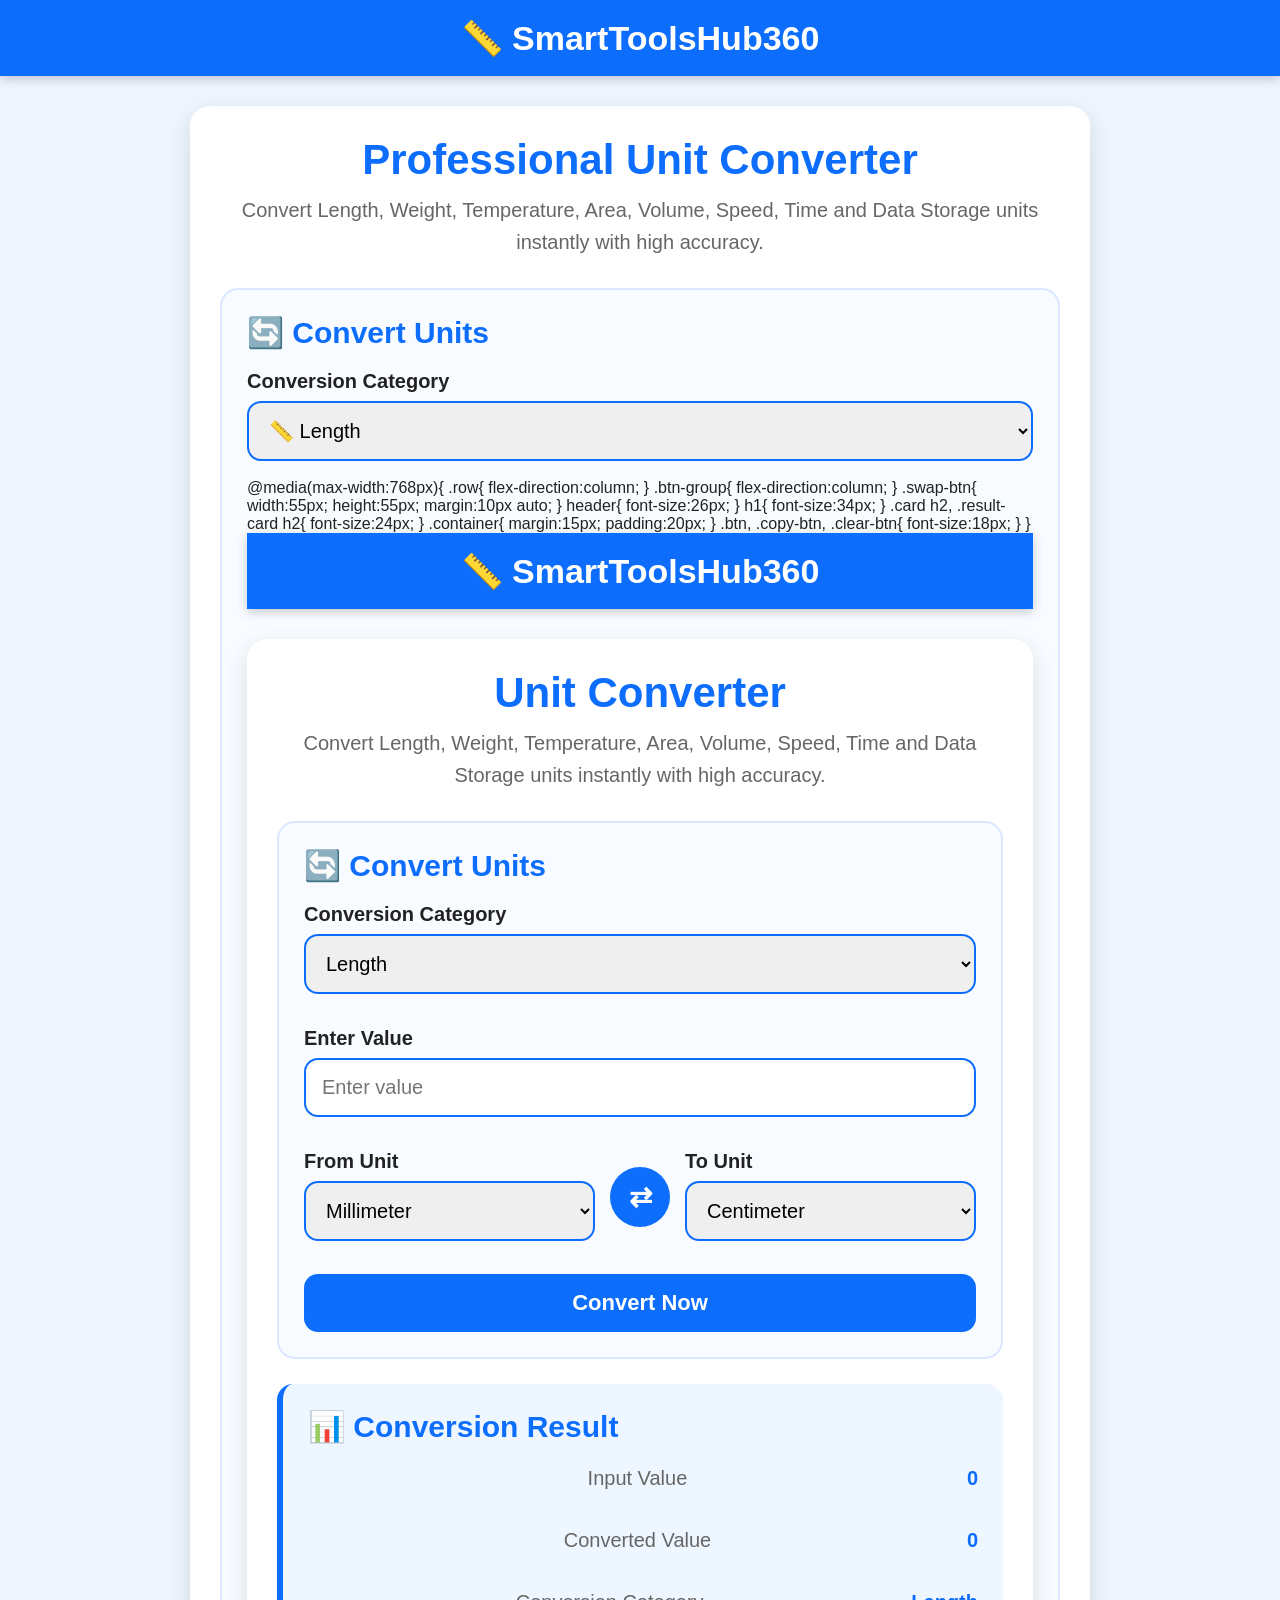
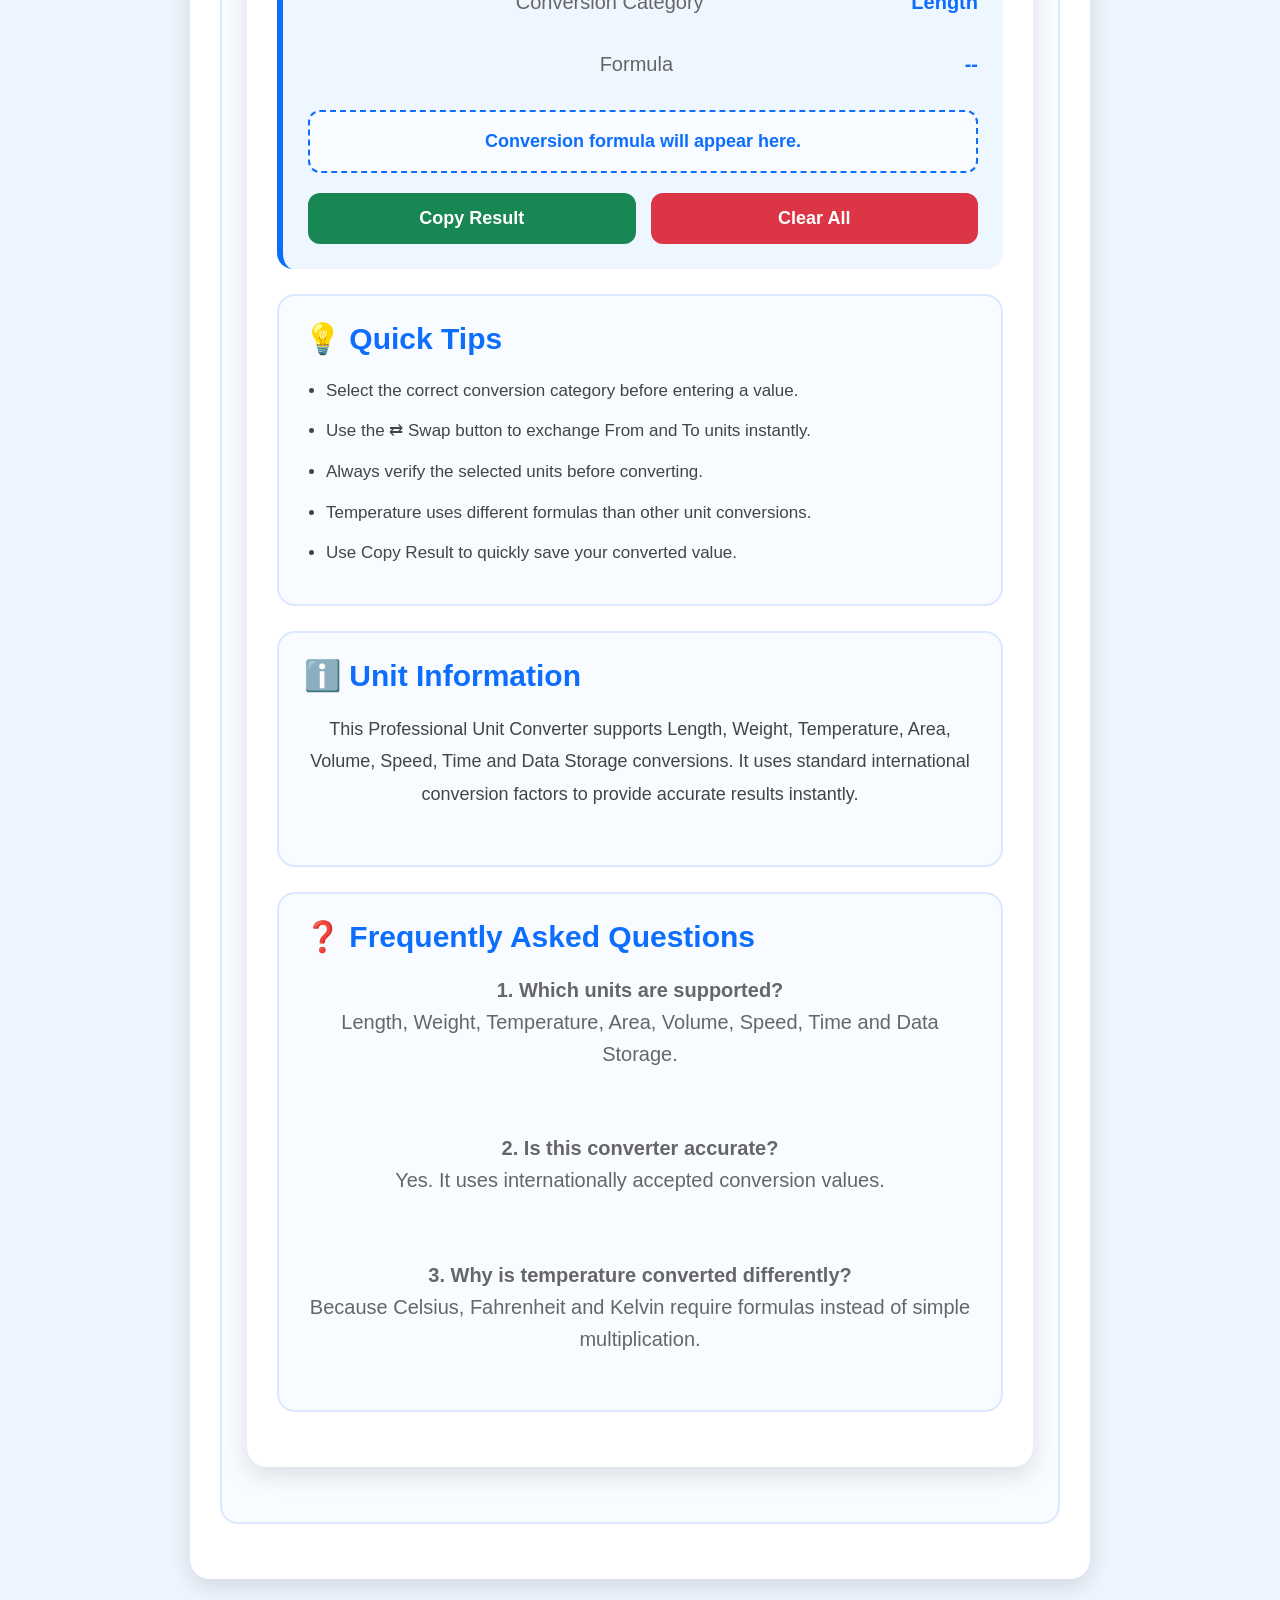
<file: unit-convertor.html>
<!DOCTYPE html>
<html lang="en">
<head>

<meta charset="UTF-8">
<meta name="viewport" content="width=device-width, initial-scale=1.0">

<title>Unit Converter - SmartToolsHub360</title>

<meta name="description"
content="Free Professional Unit Converter by SmartToolsHub360. Convert Length, Weight, Temperature, Area, Volume, Speed, Time and Data Storage instantly.">

<meta name="keywords"
content="Unit Converter, Length Converter, Weight Converter, Temperature Converter, Area Converter, Volume Converter, SmartToolsHub360">

<style>

*{
margin:0;
padding:0;
box-sizing:border-box;
font-family:Arial,sans-serif;
}

body{
background:#eef5ff;
color:#222;
}

header{
background:#0d6efd;
color:#fff;
text-align:center;
padding:18px;
font-size:34px;
font-weight:bold;
box-shadow:0 3px 10px rgba(0,0,0,.2);
}

.container{
max-width:900px;
margin:30px auto;
background:#fff;
padding:30px;
border-radius:20px;
box-shadow:0 8px 25px rgba(0,0,0,.12);
}

h1{
text-align:center;
color:#0d6efd;
font-size:42px;
margin-bottom:10px;
}

p{
text-align:center;
font-size:20px;
color:#666;
margin-bottom:30px;
line-height:1.6;
}

.card{
background:#f8fbff;
border:2px solid #dbe8ff;
border-radius:18px;
padding:25px;
margin-bottom:25px;
}

.card h2{
color:#0d6efd;
font-size:30px;
margin-bottom:20px;
}

label{
display:block;
font-size:20px;
font-weight:bold;
margin:15px 0 8px;
}

input,
select{
width:100%;
padding:16px;
font-size:20px;
border:2px solid #0d6efd;
border-radius:14px;
outline:none;
margin-bottom:18px;
transition:.3s;
}

input:focus,
select:focus{
border-color:#0056d6;
box-shadow:0 0 10px rgba(13,110,253,.2);
}

.row{
display:flex;
gap:15px;
align-items:center;
}

.col{
flex:1;
}

.swap-btn{
width:60px;
height:60px;
border:none;
border-radius:50%;
background:#0d6efd;
color:#fff;
font-size:28px;
font-weight:bold;
cursor:pointer;
transition:.3s;
}

.swap-btn:hover{
background:#0b5ed7;
transform:rotate(180deg);
}

.btn{
width:100%;
padding:16px;
background:#0d6efd;
color:#fff;
border:none;
border-radius:14px;
font-size:22px;
font-weight:bold;
cursor:pointer;
transition:.3s;
margin-top:15px;
}

.btn:hover{
background:#0b5ed7;
}

.result-card{
background:#eef6ff;
border-left:6px solid #0d6efd;
border-radius:16px;
padding:25px;
margin-bottom:25px;
}

.result-card h2{
color:#0d6efd;
margin-bottom:18px;
}

.result-box{
font-size:20px;
line-height:2;
color:#333;
}

.result-box span{
float:right;
font-weight:bold;
color:#0d6efd;
}

.formula-box{
margin-top:20px;
padding:15px;
background:#f8fbff;
border:2px dashed #0d6efd;
border-radius:12px;
font-size:18px;
font-weight:bold;
color:#0d6efd;
text-align:center;
line-height:1.6;
}

.btn-group{
display:flex;
gap:15px;
margin-top:20px;
}

.copy-btn,
.clear-btn{
flex:1;
padding:15px;
font-size:18px;
font-weight:bold;
border:none;
border-radius:12px;
cursor:pointer;
transition:.3s;
}

.copy-btn{
background:#198754;
color:#fff;
}

.copy-btn:hover{
background:#157347;
}

.clear-btn{
background:#dc3545;
color:#fff;
}

.clear-btn:hover{
background:#bb2d3b;
}

.details{
font-size:18px;
line-height:1.8;
color:#444;
}

ul{
padding-left:22px;
}

li{
font-size:17px;
line-height:1.8;
margin-bottom:10px;
color:#444;
}

@media(max-width:768px){

.row{
flex-direction:column;
}

.btn-group{
flex-direction:column;
}

.swap-btn{
width:55px;
height:55px;
margin:10px auto;
}

header{
font-size:26px;
}

h1{
font-size:34px;
}

.card h2,
.result-card h2{
font-size:24px;
}

.container{
margin:15px;
padding:20px;
}

.btn,
.copy-btn,
.clear-btn{
font-size:18px;
}

}

</style>

</head>

<body>

<header>

📏 SmartToolsHub360

</header>

<div class="container">

<h1>Professional Unit Converter</h1>

<p>

Convert Length, Weight, Temperature, Area, Volume, Speed,
Time and Data Storage units instantly with high accuracy.

</p>

<div class="card">

<h2>🔄 Convert Units</h2>

<label for="category">

Conversion Category

</label>

<select id="category">

<option value="length">📏 Length</option>

<option value="weight">⚖️ Weight</option>

<option value="temperature">🌡️ Temperature</option>

<option value="area">⬜ Area</option>

<option value="volume">🧪 Volume</option>

<option value="speed">🚗 Speed</option>

<option value="time">⏰ Time</option>

<option value="data">💾 Data Storage</option>

</select>

@media(max-width:768px){

.row{
flex-direction:column;
}

.btn-group{
flex-direction:column;
}

.swap-btn{
width:55px;
height:55px;
margin:10px auto;
}

header{
font-size:26px;
}

h1{
font-size:34px;
}

.card h2,
.result-card h2{
font-size:24px;
}

.container{
margin:15px;
padding:20px;
}

.btn,
.copy-btn,
.clear-btn{
font-size:18px;
}

}

</style>

</head>

<body>

<header>
📏 SmartToolsHub360
</header>

<div class="container">

<h1>Unit Converter</h1>

<p>
Convert Length, Weight, Temperature, Area, Volume, Speed, Time and Data Storage units instantly with high accuracy.
</p>

<div class="card">

<h2>🔄 Convert Units</h2>

<label for="category">
Conversion Category
</label>

<select id="category">

<option value="length">Length</option>

<option value="weight">Weight</option>

<option value="temperature">Temperature</option>

<option value="area">Area</option>

<option value="volume">Volume</option>

<option value="speed">Speed</option>

<option value="time">Time</option>

<option value="data">Data Storage</option>

</select>

<label for="inputValue">
Enter Value
</label>

<input
type="number"
id="inputValue"
placeholder="Enter value">

<div class="row">

<div class="col">

<label for="fromUnit">
From Unit
</label>

<select id="fromUnit">

</select>

</div>

<div style="display:flex;align-items:center;justify-content:center;">

<button
type="button"
class="swap-btn"
onclick="swapUnits()">

⇄

</button>

</div>

<div class="col">

<label for="toUnit">
To Unit
</label>

<select id="toUnit">

</select>

</div>

</div>

<button
class="btn"
onclick="convertUnit()">

Convert Now

</button>

</div>

<div class="result-card">

<h2>📊 Conversion Result</h2>

<div class="result-box">

<p>

Input Value

<span id="inputResult">

0

</span>

</p>

<p>

Converted Value

<span id="outputResult">

0

</span>

</p>

<p>

Conversion Category

<span id="categoryResult">

Length

</span>

</p>

<p>

Formula

<span id="formulaName">

--

</span>

</p>

</div>

<div
class="formula-box"
id="formulaBox">

Conversion formula will appear here.

</div>

<div class="btn-group">

<button
class="copy-btn"
onclick="copyResult()">

Copy Result

</button>

<button
class="clear-btn"
onclick="clearAll()">

Clear All

</button>

</div>

</div>

<div class="card">

<h2>💡 Quick Tips</h2>

<ul>

<li>Select the correct conversion category before entering a value.</li>

<li>Use the ⇄ Swap button to exchange From and To units instantly.</li>

<li>Always verify the selected units before converting.</li>

<li>Temperature uses different formulas than other unit conversions.</li>

<li>Use Copy Result to quickly save your converted value.</li>

</ul>

</div>

<div class="card">

<h2>ℹ️ Unit Information</h2>

<p class="details">

This Professional Unit Converter supports Length, Weight,
Temperature, Area, Volume, Speed, Time and Data Storage conversions.
It uses standard international conversion factors to provide accurate
results instantly.

</p>

</div>

<div class="card">

<h2>❓ Frequently Asked Questions</h2>

<div class="details">

<p>

<b>1. Which units are supported?</b><br>

Length, Weight, Temperature, Area, Volume,
Speed, Time and Data Storage.

</p>

<br>

<p>

<b>2. Is this converter accurate?</b><br>

Yes. It uses internationally accepted conversion values.

</p>

<br>

<p>

<b>3. Why is temperature converted differently?</b><br>

Because Celsius, Fahrenheit and Kelvin require formulas instead of
simple multiplication.

</p>

</div>

</div>

</div>

<script>

const units={

length:[
"Millimeter",
"Centimeter",
"Meter",
"Kilometer",
"Inch",
"Foot",
"Yard",
"Mile"
],

weight:[
"Milligram",
"Gram",
"Kilogram",
"Ton",
"Ounce",
"Pound"
],

temperature:[
"Celsius",
"Fahrenheit",
"Kelvin"
],

area:[
"Square Meter",
"Square Kilometer",
"Square Foot",
"Square Yard",
"Acre",
"Hectare"
],

volume:[
"Milliliter",
"Liter",
"Cubic Meter",
"Gallon"
],

speed:[
"m/s",
"km/h",
"mph",
"Knot"
],

time:[
"Second",
"Minute",
"Hour",
"Day",
"Week",
"Month",
"Year"
],

data:[
"Byte",
"KB",
"MB",
"GB",
"TB"
]

};

const category=
document.getElementById("category");

const fromUnit=
document.getElementById("fromUnit");

const toUnit=
document.getElementById("toUnit");

category.addEventListener(
"change",
loadUnits
);

loadUnits();

function loadUnits(){

fromUnit.innerHTML="";
toUnit.innerHTML="";

units[
category.value
].forEach(unit=>{

fromUnit.innerHTML+=
`<option value="${unit}">${unit}</option>`;

toUnit.innerHTML+=
`<option value="${unit}">${unit}</option>`;

});

toUnit.selectedIndex=1;

}

function swapUnits(){

let temp=
fromUnit.selectedIndex;

fromUnit.selectedIndex=
toUnit.selectedIndex;

toUnit.selectedIndex=
temp;

convertUnit();

}

function convertUnit(){

let value=
parseFloat(
document.getElementById("inputValue").value
);

if(isNaN(value)){

alert("Please enter a valid value.");

return;

}

let from=
fromUnit.value;

let to=
toUnit.value;

let result=value;

let formula="";

switch(category.value){

case "length":

const lengthMap={

Millimeter:0.001,
Centimeter:0.01,
Meter:1,
Kilometer:1000,
Inch:0.0254,
Foot:0.3048,
Yard:0.9144,
Mile:1609.344

};

result=
value*
lengthMap[from]/
lengthMap[to];

formula=
"Value × From Factor ÷ To Factor";

break;

case "weight":

const weightMap={

Milligram:0.000001,
Gram:0.001,
Kilogram:1,
Ton:1000,
Ounce:0.0283495,
Pound:0.453592

};

result=
value*
weightMap[from]/
weightMap[to];

formula=
"Value × From Factor ÷ To Factor";

break;

case "temperature":

if(from==="Celsius" && to==="Fahrenheit")
result=(value*9/5)+32;

else if(from==="Fahrenheit" && to==="Celsius")
result=(value-32)*5/9;

else if(from==="Celsius" && to==="Kelvin")
result=value+273.15;

else if(from==="Kelvin" && to==="Celsius")
result=value-273.15;

else if(from==="Fahrenheit" && to==="Kelvin")
result=((value-32)*5/9)+273.15;

else if(from==="Kelvin" && to==="Fahrenheit")
result=((value-273.15)*9/5)+32;

formula="Standard Temperature Formula";

break;

case "area":

const areaMap={

"Square Meter":1,
"Square Kilometer":1000000,
"Square Foot":0.092903,
"Square Yard":0.836127,
"Acre":4046.856422,
"Hectare":10000

};

result=
value*
areaMap[from]/
areaMap[to];

formula=
"Value × From Factor ÷ To Factor";

break;

case "volume":

const volumeMap={

Milliliter:0.001,
Liter:1,
"Cubic Meter":1000,
Gallon:3.78541

};

result=
value*
volumeMap[from]/
volumeMap[to];

formula=
"Value × From Factor ÷ To Factor";

break;

case "speed":

const speedMap={

"m/s":1,
"km/h":0.277777778,
"mph":0.44704,
"Knot":0.514444

};

result=
value*
speedMap[from]/
speedMap[to];

formula=
"Value × From Factor ÷ To Factor";

break;

case "time":

const timeMap={

Second:1,
Minute:60,
Hour:3600,
Day:86400,
Week:604800,
Month:2628000,
Year:31536000

};

result=
value*
timeMap[from]/
timeMap[to];

formula=
"Value × From Factor ÷ To Factor";

break;

case "data":

const dataMap={

Byte:1,
KB:1024,
MB:1048576,
GB:1073741824,
TB:1099511627776

};

result=
value*
dataMap[from]/
dataMap[to];

formula=
"Value × From Factor ÷ To Factor";

break;

default:

result=value;
formula="Standard Conversion";

}

document.getElementById("inputResult").innerHTML=
value+" "+from;

document.getElementById("outputResult").innerHTML=
result.toFixed(6)+" "+to;

document.getElementById("categoryResult").innerHTML=
category.options[
category.selectedIndex
].text;

document.getElementById("formulaName").innerHTML=
formula;

document.getElementById("formulaBox").innerHTML=
`${value} ${from} = ${result.toFixed(6)} ${to}`;

window.unitResult=
`Category: ${
category.options[
category.selectedIndex
].text
}
Input: ${value} ${from}
Output: ${result.toFixed(6)} ${to}
Formula: ${formula}`;

}

function copyResult(){

if(!window.unitResult){

alert("Please convert a value first.");

return;

}

navigator.clipboard.writeText(
window.unitResult
);

alert("✅ Result Copied Successfully!");

}

function clearAll(){

document.getElementById("inputValue").value="";

document.getElementById("inputResult").innerHTML="0";

document.getElementById("outputResult").innerHTML="0";

document.getElementById("categoryResult").innerHTML=
category.options[0].text;

document.getElementById("formulaName").innerHTML="--";

document.getElementById("formulaBox").innerHTML=
"Conversion formula will appear here.";

window.unitResult="";

category.selectedIndex=0;

loadUnits();

}

document
.getElementById("inputValue")
.addEventListener("keypress",function(e){

if(e.key==="Enter"){

convertUnit();

}

});

window.onload=function(){

loadUnits();

window.unitResult="";

};

</script>

</body>

</html>
</file>
<file: style.css>
*{
margin:0;
padding:0;
box-sizing:border-box;
font-family:Arial,sans-serif;
}

body{
background:#f4f7fb;
color:#222;
}

header{
background:#1877f2;
color:#fff;
text-align:center;
padding:20px;
font-size:32px;
font-weight:bold;
box-shadow:0 3px 10px rgba(0,0,0,.15);
}

.container{
max-width:900px;
margin:40px auto;
padding:20px;
}

.hero{
text-align:center;
margin-bottom:30px;
}

.hero h1{
font-size:42px;
margin-bottom:10px;
}

.hero p{
font-size:20px;
color:#666;
}

.card{
background:#fff;
border-radius:18px;
padding:25px;
margin:20px 0;
box-shadow:0 10px 25px rgba(0,0,0,.08);
transition:.3s;
}

.card:hover{
transform:translateY(-5px);
box-shadow:0 15px 35px rgba(0,0,0,.15);
}

input,
select{
width:100%;
padding:15px;
font-size:18px;
border:2px solid #1877f2;
border-radius:12px;
margin-top:10px;
margin-bottom:20px;
outline:none;
}

button{
width:100%;
padding:16px;
background:#1877f2;
color:#fff;
border:none;
border-radius:12px;
font-size:20px;
font-weight:bold;
cursor:pointer;
transition:.3s;
}

button:hover{
background:#0d63d6;
}

.result{
margin-top:25px;
background:#eef5ff;
border-left:5px solid #1877f2;
padding:18px;
border-radius:12px;
font-size:18px;
line-height:1.8;
}

.back-btn{
display:inline-block;
margin-top:25px;
text-decoration:none;
background:#1877f2;
color:#fff;
padding:12px 22px;
border-radius:10px;
font-weight:bold;
}

footer{
text-align:center;
padding:25px;
color:#666;
margin-top:50px;
}

@media(max-width:600px){

header{
font-size:26px;
padding:16px;
}

.hero h1{
font-size:34px;
}

.hero p{
font-size:17px;
}

.container{
padding:15px;
}

.card{
padding:18px;
}

}
</file>
